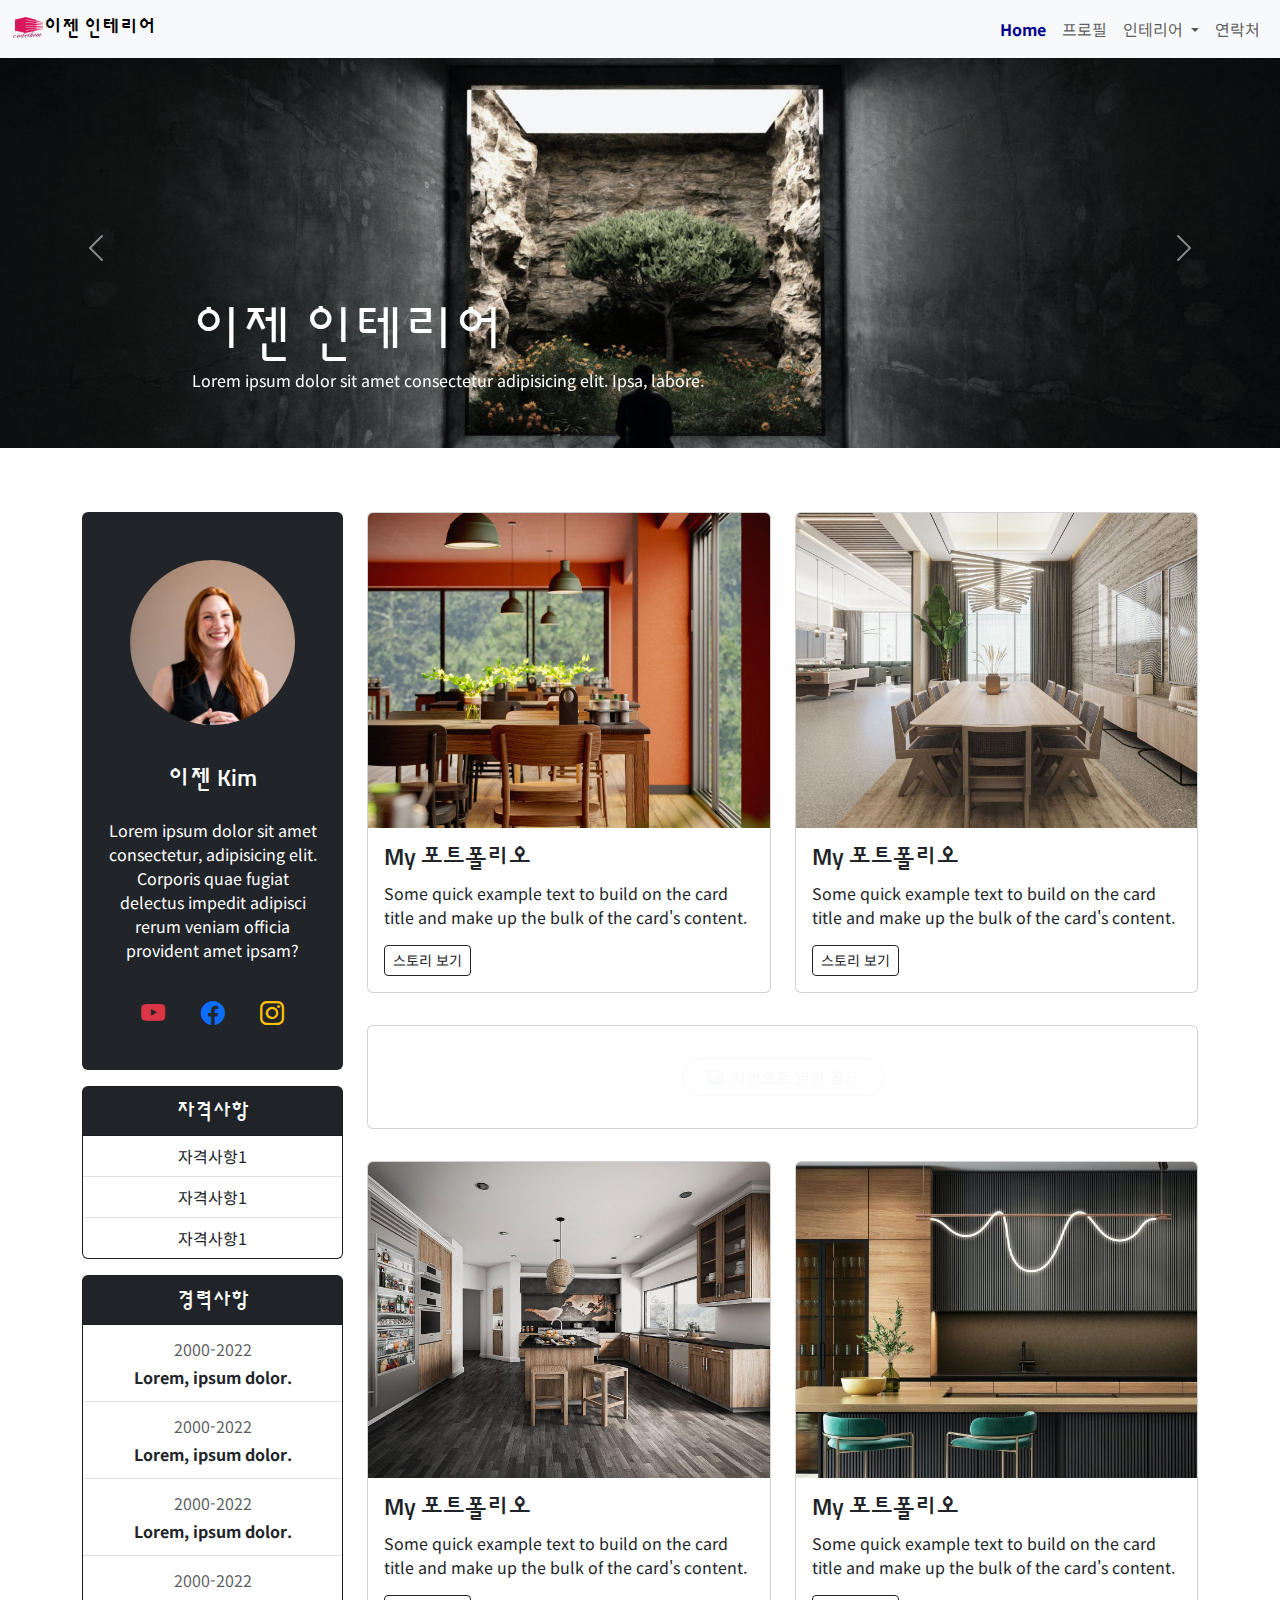
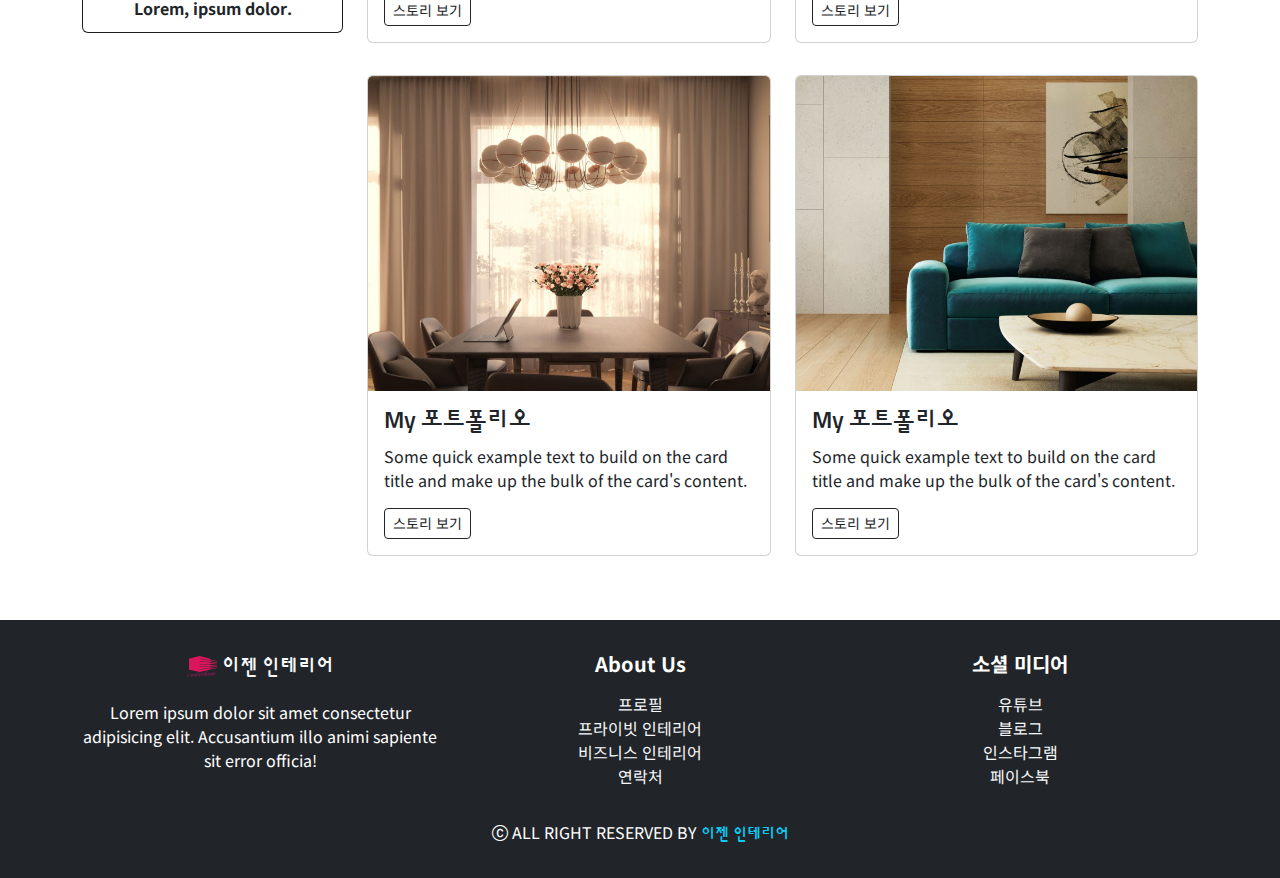
<file: index.html>
<!DOCTYPE html>
<html lang="ko">
<head>
    <meta charset="UTF-8">
    <meta name="viewport" content="width=device-width, initial-scale=1.0">
    <title>이젠 인테리어</title>
    <link rel="stylesheet" href="./css/bootstrap.css">
    <link rel="stylesheet" href="https://cdn.jsdelivr.net/npm/bootstrap-icons@1.10.5/font/bootstrap-icons.css">
    <link rel="stylesheet" href="./css/style.css">
</head>
<body>
    <!-- 내비게이션 영역 시작 -->
    <nav class="navbar navbar-expand-md bg-light fixed-top">
        <div class="container-fluid">
          <a class="logo-font navbar-brand" href="index.html"><img src="./images/logo.png" alt="로고">이젠 인테리어</a>
          <button class="navbar-toggler" type="button" data-bs-toggle="collapse" data-bs-target="#menubar" aria-controls="menubar" aria-expanded="false" aria-label="Toggle navigation">
            <span class="navbar-toggler-icon"></span>
          </button>
          <div class="collapse navbar-collapse" id="menubar">
            <ul class="navbar-nav ms-auto mb-2 mb-md-0">
              <li class="nav-item">
                <a class="nav-link active" aria-current="page" href="index.html">Home</a>
              </li>
              <li class="nav-item">
                <a class="nav-link" href="profile.html">프로필</a>
              </li>
              <li class="nav-item dropdown">
                <a class="nav-link dropdown-toggle" href="#" role="button" data-bs-toggle="dropdown" aria-expanded="false">
                  인테리어
                </a>
                <ul class="dropdown-menu">
                  <li><a class="dropdown-item" href="private-interior.html">개인 공간</a></li>
                  <li><a class="dropdown-item" href="business-interior.html">비즈니스 공간</a></li>
                </ul>
              </li>
              <li class="nav-item">
                <a class="nav-link" href="contact.html">연락처</a>
              </li>
            </ul>
          </div>
        </div>
      </nav>
    <!-- 내비게이션 영역 끝 -->
    <!-- 헤더 영역 시작 -->
    <div id="headerCarousel" class="mt-5 carousel slide carousel-fade">
        <div class="carousel-inner">
          <div class="carousel-item active">
            <img src="./images/header1.jpg" class="d-block w-100" alt="인테리어 사진">
            <div class="carousel-caption text-md-start">
                <h1 class="display-4 mb-0">이젠 인테리어</h1>
                <p class="d-none d-sm-block">Lorem ipsum dolor sit amet consectetur adipisicing elit. Ipsa, labore.</p>
            </div>
          </div>
          <div class="carousel-item">
            <img src="./images/header2.jpg" class="d-block w-100" alt="인테리어 사진">
            <div class="carousel-caption text-md-start">
                <h1 class="display-4 mb-0">이젠 인테리어</h1>
                <p class="d-none d-sm-block">Lorem ipsum dolor sit amet consectetur adipisicing elit. Ipsa, labore.</p>
            </div>
          </div>
          <div class="carousel-item">
            <img src="./images/header3.jpg" class="d-block w-100" alt="인테리어 사진">
            <div class="carousel-caption text-md-start">
                <h1 class="display-4 mb-0">이젠 인테리어</h1>
                <p class="d-none d-sm-block">Lorem ipsum dolor sit amet consectetur adipisicing elit. Ipsa, labore.</p>
            </div>
          </div>
          <div class="carousel-item">
            <img src="./images/header4.jpg" class="d-block w-100" alt="인테리어 사진">
            <div class="carousel-caption text-md-start">
                <h1 class="display-4 mb-0">이젠 인테리어</h1>
                <p class="d-none d-sm-block">Lorem ipsum dolor sit amet consectetur adipisicing elit. Ipsa, labore.</p>
            </div>
          </div>
          <div class="carousel-item">
            <img src="./images/header5.jpg" class="d-block w-100" alt="인테리어 사진">
            <div class="carousel-caption text-md-start">
                <h1 class="display-4 mb-0">이젠 인테리어</h1>
                <p class="d-none d-sm-block">Lorem ipsum dolor sit amet consectetur adipisicing elit. Ipsa, labore.</p>
            </div>
          </div>
        </div>
        <button class="carousel-control-prev" type="button" data-bs-target="#headerCarousel" data-bs-slide="prev">
          <span class="carousel-control-prev-icon" aria-hidden="true"></span>
          <span class="visually-hidden">Previous</span>
        </button>
        <button class="carousel-control-next" type="button" data-bs-target="#headerCarousel" data-bs-slide="next">
          <span class="carousel-control-next-icon" aria-hidden="true"></span>
          <span class="visually-hidden">Next</span>
        </button>
      </div>
    <!-- 헤더 영역 끝 -->
   <!-- 메인 섹션 시작 -->
    <main class="container my-5">
        <div class="row">
            <!-- 프로필 바 섹션 -->
            <section class="col-md-5 col-lg-3">
                <div class="bg-dark text-white text-center my-3 p-4 rounded">
                    <img src="images/main-profile.jpg" alt="프로필 사진" class="img-fluid rounded-circle p-4">
                    <h2 class="fs-4 py-3">이젠 Kim</h2>
                    <p>Lorem ipsum dolor sit amet consectetur, adipisicing elit. Corporis quae fugiat delectus impedit
                        adipisci rerum veniam officia provident amet ipsam?</p>
                    <div class="d-flex justify-content-evenly fs-4 py-3">
                        <a href="https://www.youtube.com" target="_blank"
                            class="link-danger" aria-label="유튜브"><i class="bi bi-youtube"></i></a>
                        <a href="#" aria-label="페이스북"><i class="bi bi-facebook"></i></a>
                        <a href="#" class="link-warning" aria-label="인스타그램"><i class="bi bi-instagram"></i></a>
                    </div>
                </div>
                <!-- 자격사항 리스트 -->
                <div class="card bg-dark text-white text-center">
                    <div class="card-header">
                      <h3 class="fs-5 m-1">자격사항</h3>
                    </div>
                    <ul class="list-group list-group-flush">
                        <li class="list-group-item">자격사항1</li>
                        <li class="list-group-item">자격사항1</li>
                        <li class="list-group-item">자격사항1</li>
                    </ul>
                </div>
                <!-- 경력사항 리스트 -->
                <div class="card mt-3 bg-dark text-white text-center">
                    <div class="card-header">
                        <h3 class="fs-5 m-1">경력사항</h3>
                    </div>
                    <ul class="list-group list-group-flush">
                        <li class="list-group-item">
                            <p class="text-muted m-1">2000-2022</p>
                            <p class="m-1 fw-bold">Lorem, ipsum dolor.</p>
                        </li>
                        <li class="list-group-item">
                            <p class="text-muted m-1">2000-2022</p>
                            <p class="m-1 fw-bold">Lorem, ipsum dolor.</p>
                        </li>
                        <li class="list-group-item">
                            <p class="text-muted m-1">2000-2022</p>
                            <p class="m-1 fw-bold">Lorem, ipsum dolor.</p>
                        </li>
                        <li class="list-group-item">
                            <p class="text-muted m-1">2000-2022</p>
                            <p class="m-1 fw-bold">Lorem, ipsum dolor.</p>
                        </li>
                    </ul>
                </div>
            </section>
            <!-- 프로필 바 섹션 끝 -->
            <!-- 포트폴리오 섹션 시작-->
            <section class="col-md-7 col-lg-9">
                <div class="row">
                    <div class="col-lg-6 py-3">
                        <div class="card">
                                <div class="overflow-hidden">
                                    <img src="images/gallery1.jpg" class="card-img-top" alt="포트폴리오 사진">
                                </div>
                            <div class="card-body">
                                <h4 class="card-title">My 포트폴리오</h4>
                                <p class="card-text">Some quick example text to build on the card title and make up the
                                    bulk of the card's content.</p>
                                <a href="#" class="btn btn-outline-dark btn-sm">스토리 보기</a>
                            </div>
                        </div>
                    </div>
                    <div class="col-lg-6 py-3">
                        <div class="card">
                            <div class="overflow-hidden">
                                <img src="images/gallery2.jpg" class="card-img-top" alt="포트폴리오 사진">
                            </div>    
                            <div class="card-body">
                                <h4 class="card-title">My 포트폴리오</h4>
                                <p class="card-text">Some quick example text to build on the card title and make up the
                                    bulk of the card's content.</p>
                                <a href="#" class="btn btn-outline-dark btn-sm">스토리 보기</a>
                            </div>
                        </div>
                    </div>
                    <div class="col-12 py-3">
                        <div  class="banner card text-center p-3">
                            <div class="card-body">
                                <!-- Button trigger modal -->
                                <button type="button" class="btn btn-outline-light px-4 rounded-pill"
                                data-bs-toggle="modal" data-bs-target="#portfolio-Modal">
                                <i class="bi bi-image me-1"></i> 자연으로 열린 공간
                                </button>
                                <!-- Modal -->
                                <div class="modal fade" id="portfolio-Modal" tabindex="-1" data-bs-backdrop="static"
                                    data-bs-keyboard="false" aria-labelledby="portfolioModalLabel" aria-hidden="true">
                                    <div class="modal-dialog">
                                        <div class="modal-content">
                                            <div class="modal-header">
                                                <h1 class="modal-title fs-5" id="portfolioModalLabel">자연으로 열린 공간</h1>
                                                <button type="button" class="btn-close" data-bs-dismiss="modal"
                                                    aria-label="Close"></button>
                                            </div>
                                            <div class="modal-body">
                                                <h2>Lorem ipsum dolor sit amet.</h2>
                                                <p>Lorem ipsum dolor sit, amet consectetur adipisicing elit. Optio autem
                                                    iusto, corporis dolor eligendi sed.</p>
                                                <img src="images/modal-img.jpg" alt="열린 공간" class="img-fluid">
                                                <p>Lorem ipsum dolor sit amet consectetur adipisicing elit. Perferendis
                                                    omnis tenetur cumque minima voluptas sint dolor totam. Sequi, fugit
                                                    error?</p>
                                            </div>
                                            <div class="modal-footer">
                                                <button type="button" class="btn btn-outline-dark btn-sm"
                                                    data-bs-dismiss="modal">닫기</button>
                                                <a href="#" class="btn btn-outline-danger btn-sm">뉴스 기사 보기</a>
                                            </div>
                                        </div>
                                    </div>
                                </div>
                            </div>
                        </div>
                    </div>
                    <div class="col-lg-6 py-3">
                        <div class="card">
                            <div class="overflow-hidden">
                                <img src="images/gallery3.jpg" class="card-img-top" alt="포트폴리오 사진">
                            </div>
                            <div class="card-body">
                                <h4 class="card-title">My 포트폴리오</h4>
                                <p class="card-text">Some quick example text to build on the card title and make up the
                                    bulk of the card's content.</p>
                                <a href="#" class="btn btn-outline-dark btn-sm">스토리 보기</a>
                            </div>
                        </div>
                    </div>
                    <div class="col-lg-6 py-3">
                        <div class="card">
                            <div class="overflow-hidden">
                                <img src="images/gallery4.jpg" class="card-img-top" alt="포트폴리오 사진">
                            </div>
                            <div class="card-body">
                                <h4 class="card-title">My 포트폴리오</h4>
                                <p class="card-text">Some quick example text to build on the card title and make up the
                                    bulk of the card's content.</p>
                                <a href="#" class="btn btn-outline-dark btn-sm">스토리 보기</a>
                            </div>
                        </div>
                    </div>
                    <div class="col-lg-6 py-3">
                        <div class="card">
                            <div class="overflow-hidden">
                                <img src="images/gallery5.jpg" class="card-img-top" alt="포트폴리오 사진">
                            </div>
                            <div class="card-body">
                                <h4 class="card-title">My 포트폴리오</h4>
                                <p class="card-text">Some quick example text to build on the card title and make up the
                                    bulk of the card's content.</p>
                                <a href="#" class="btn btn-outline-dark btn-sm">스토리 보기</a>
                            </div>
                        </div>
                    </div>
                    <div class="col-lg-6 py-3">
                        <div class="card">
                            <div class="overflow-hidden">
                                <img src="images/gallery6.jpg" class="card-img-top" alt="포트폴리오 사진">
                            </div>
                            <div class="card-body">
                                <h4 class="card-title">My 포트폴리오</h4>
                                <p class="card-text">Some quick example text to build on the card title and make up the
                                    bulk of the card's content.</p>
                                <a href="#" class="btn btn-outline-dark btn-sm">스토리 보기</a>
                            </div>
                        </div>
                    </div>
                </div>
            </section>
            <!-- 포트폴리오 섹션 끝-->
        </div>
    </main>
   <!-- 메인 섹션 끝 -->
    <!-- 풋터 영역 시작 -->
    <footer class="bg-dark text-white text-center py-3">
        <div class="container">
            <div class="row">
                <div class="col-md-4">
                    <h5 class="my-3">
                        <a href="index.html" class="logo-font link-light text-decoration-none fs-5">
                            <img src="images/logo.png" alt="로고">
                            이젠 인테리어
                        </a>
                    </h5>
                    <p>Lorem ipsum dolor sit amet consectetur adipisicing elit. Accusantium illo animi sapiente sit
                        error officia!</p>
                </div>
                <div class="col-md-4">
                    <h5 class="fw-bold my-3">About Us</h5>
                    <ul class="list-unstyled">
                        <li><a href="profile.html" class="link-light text-decoration-none">프로필</a></li>
                        <li><a href="private-interior.html" class="link-light text-decoration-none">프라이빗 인테리어</a></li>
                        <li><a href="business-interior.html" class="link-light text-decoration-none">비즈니스 인테리어</a></li>
                        <li><a href="contact.html" class="link-light text-decoration-none">연락처</a></li>
                    </ul>
                </div>
                <div class="col-md-4">
                    <h5 class="fw-bold my-3">소셜 미디어</h5>
                    <ul class="list-unstyled">
                        <li><a href="#" class="link-light text-decoration-none">유튜브</a></li>
                        <li><a href="#" class="link-light text-decoration-none">블로그</a></li>
                        <li><a href="#" class="link-light text-decoration-none">인스타그램</a></li>
                        <li><a href="#" class="link-light text-decoration-none">페이스북</a></li>
                    </ul>
                </div>
            </div>
            <p class="my-3"><i class="bi bi-c-circle"></i> ALL RIGHT RESERVED BY <span class="logo-font text-info">이젠
                인테리어</span></p>
        </div>
    </footer>
    <!-- 풋터 영역 끝 -->
    <script src="./js/bootstrap.bundle.min.js"></script>
</body>
</html>
</file>
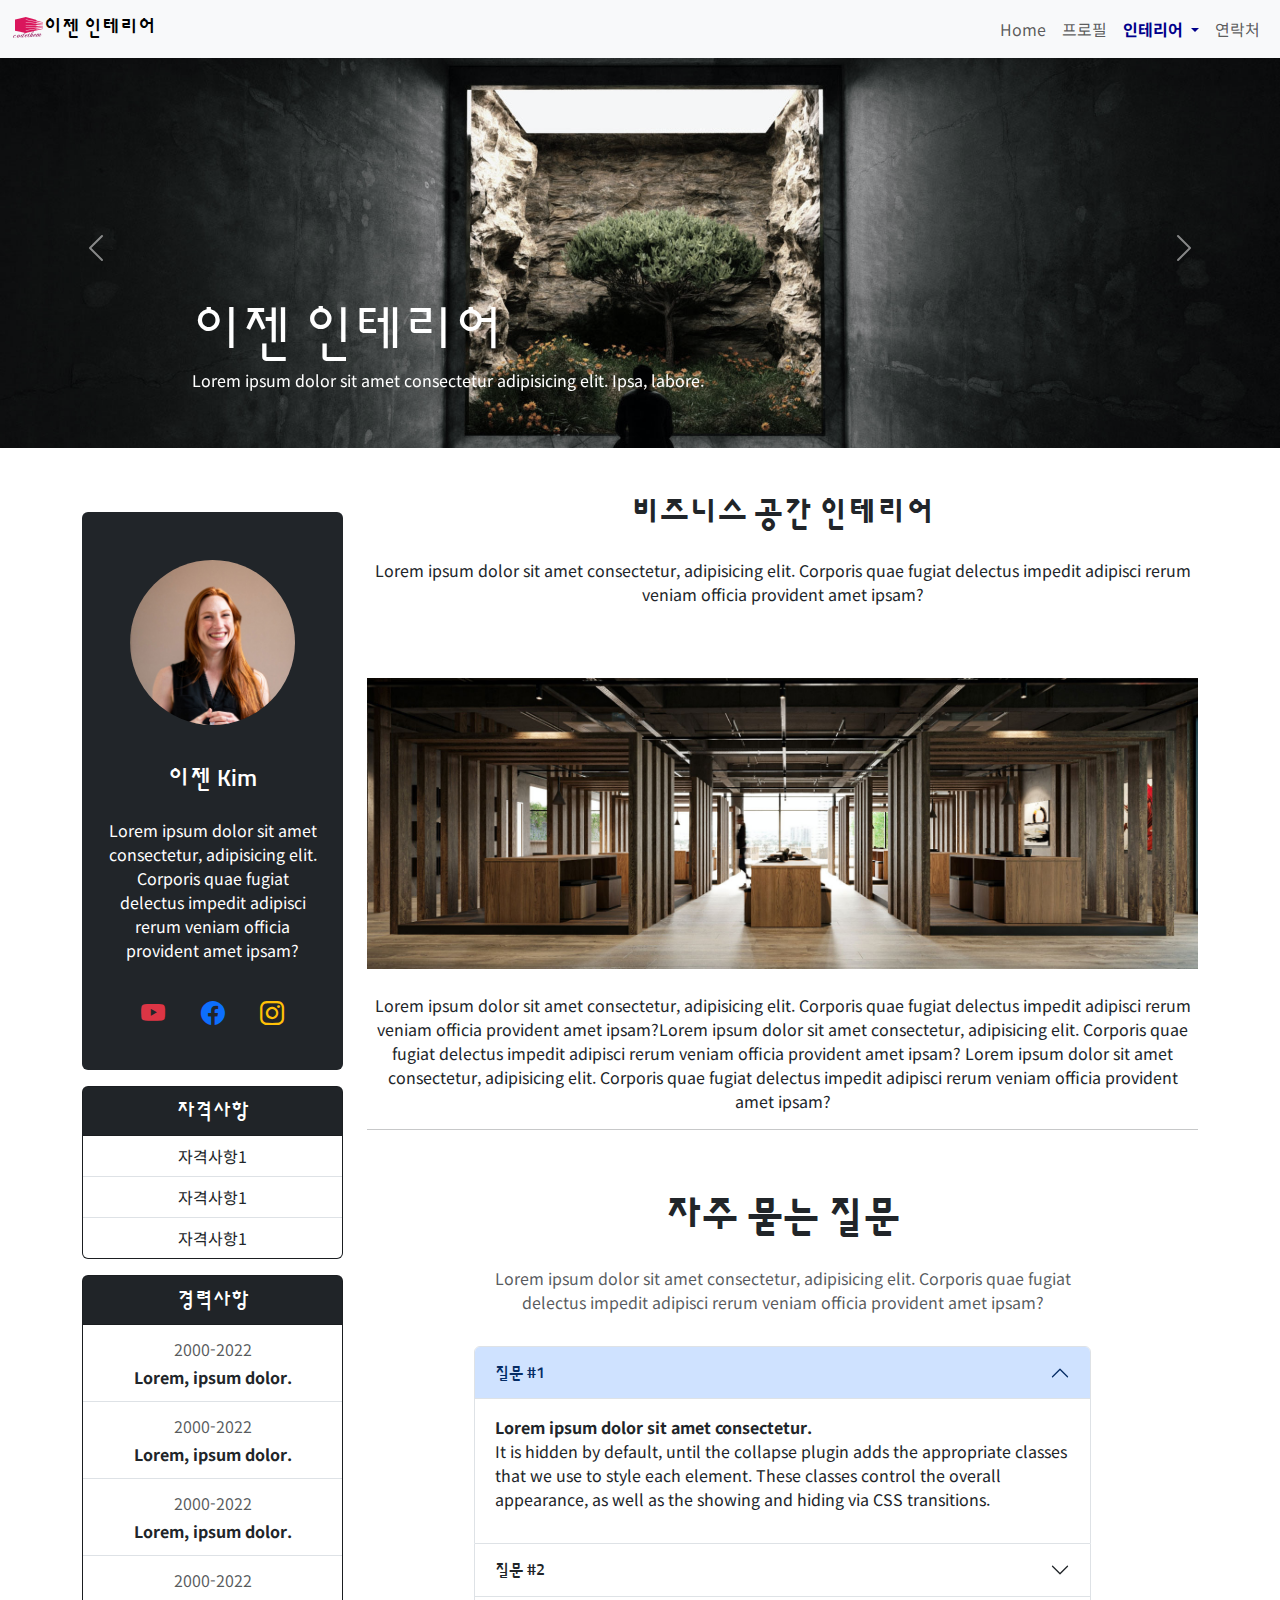
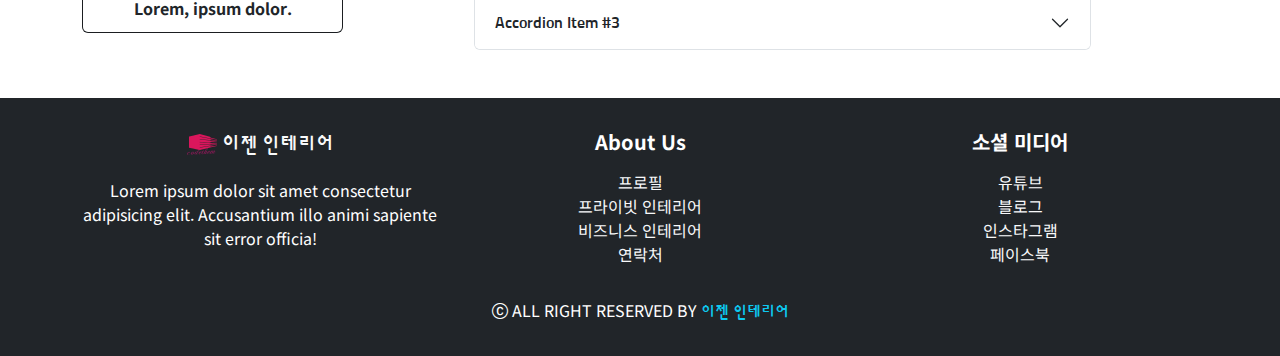
<file: business-interior.html>
<!DOCTYPE html>
<html lang="ko">
<head>
    <meta charset="UTF-8">
    <meta name="viewport" content="width=device-width, initial-scale=1.0">
    <title>이젠 인테리어</title>
    <link rel="stylesheet" href="./css/bootstrap.css">
    <link rel="stylesheet" href="https://cdn.jsdelivr.net/npm/bootstrap-icons@1.10.5/font/bootstrap-icons.css">
    <link rel="stylesheet" href="./css/style.css">
</head>
<body>
    <!-- 내비게이션 영역 시작 -->
    <nav class="navbar navbar-expand-md bg-light fixed-top">
        <div class="container-fluid">
          <a class="logo-font navbar-brand" href="index.html"><img src="./images/logo.png" alt="로고">이젠 인테리어</a>
          <button class="navbar-toggler" type="button" data-bs-toggle="collapse" data-bs-target="#menubar" aria-controls="menubar" aria-expanded="false" aria-label="Toggle navigation">
            <span class="navbar-toggler-icon"></span>
          </button>
          <div class="collapse navbar-collapse" id="menubar">
            <ul class="navbar-nav ms-auto mb-2 mb-md-0">
              <li class="nav-item">
                <a class="nav-link" aria-current="page" href="index.html">Home</a>
              </li>
              <li class="nav-item">
                <a class="nav-link" href="profile.html">프로필</a>
              </li>
              <li class="nav-item dropdown">
                <a class="nav-link dropdown-toggle active" href="#" role="button" data-bs-toggle="dropdown" aria-expanded="false">
                  인테리어
                </a>
                <ul class="dropdown-menu">
                  <li><a class="dropdown-item" href="private-interior.html">개인 공간</a></li>
                  <li><a class="dropdown-item active" href="business-interior.html">비즈니스 공간</a></li>
                </ul>
              </li>
              <li class="nav-item">
                <a class="nav-link" href="contact.html">연락처</a>
              </li>
            </ul>
          </div>
        </div>
      </nav>
    <!-- 내비게이션 영역 끝 -->
    <!-- 헤더 영역 시작 -->
    <div id="headerCarousel" class="mt-5 carousel slide carousel-fade">
        <div class="carousel-inner">
          <div class="carousel-item active">
            <img src="./images/header1.jpg" class="d-block w-100" alt="인테리어 사진">
            <div class="carousel-caption text-md-start">
                <h1 class="display-4 mb-0">이젠 인테리어</h1>
                <p class="d-none d-sm-block">Lorem ipsum dolor sit amet consectetur adipisicing elit. Ipsa, labore.</p>
            </div>
          </div>
          <div class="carousel-item">
            <img src="./images/header2.jpg" class="d-block w-100" alt="인테리어 사진">
            <div class="carousel-caption text-md-start">
                <h1 class="display-4 mb-0">이젠 인테리어</h1>
                <p class="d-none d-sm-block">Lorem ipsum dolor sit amet consectetur adipisicing elit. Ipsa, labore.</p>
            </div>
          </div>
          <div class="carousel-item">
            <img src="./images/header3.jpg" class="d-block w-100" alt="인테리어 사진">
            <div class="carousel-caption text-md-start">
                <h1 class="display-4 mb-0">이젠 인테리어</h1>
                <p class="d-none d-sm-block">Lorem ipsum dolor sit amet consectetur adipisicing elit. Ipsa, labore.</p>
            </div>
          </div>
          <div class="carousel-item">
            <img src="./images/header4.jpg" class="d-block w-100" alt="인테리어 사진">
            <div class="carousel-caption text-md-start">
                <h1 class="display-4 mb-0">이젠 인테리어</h1>
                <p class="d-none d-sm-block">Lorem ipsum dolor sit amet consectetur adipisicing elit. Ipsa, labore.</p>
            </div>
          </div>
          <div class="carousel-item">
            <img src="./images/header5.jpg" class="d-block w-100" alt="인테리어 사진">
            <div class="carousel-caption text-md-start">
                <h1 class="display-4 mb-0">이젠 인테리어</h1>
                <p class="d-none d-sm-block">Lorem ipsum dolor sit amet consectetur adipisicing elit. Ipsa, labore.</p>
            </div>
          </div>
        </div>
        <button class="carousel-control-prev" type="button" data-bs-target="#headerCarousel" data-bs-slide="prev">
          <span class="carousel-control-prev-icon" aria-hidden="true"></span>
          <span class="visually-hidden">Previous</span>
        </button>
        <button class="carousel-control-next" type="button" data-bs-target="#headerCarousel" data-bs-slide="next">
          <span class="carousel-control-next-icon" aria-hidden="true"></span>
          <span class="visually-hidden">Next</span>
        </button>
      </div>
    <!-- 헤더 영역 끝 -->
   <!-- 메인 섹션 시작 -->
    <main class="container my-5">
        <div class="row">
            <!-- 프로필 바 섹션 -->
            <section class="col-md-5 col-lg-3 order-2 order-md-1">
                <div class="bg-dark text-white text-center my-3 p-4 rounded">
                    <img src="images/main-profile.jpg" alt="프로필 사진" class="img-fluid rounded-circle p-4">
                    <h2 class="fs-4 py-3">이젠 Kim</h2>
                    <p>Lorem ipsum dolor sit amet consectetur, adipisicing elit. Corporis quae fugiat delectus impedit
                        adipisci rerum veniam officia provident amet ipsam?</p>
                    <div class="d-flex justify-content-evenly fs-4 py-3">
                        <a href="https://www.youtube.com" target="_blank"
                            class="link-danger" aria-label="유튜브"><i class="bi bi-youtube"></i></a>
                        <a href="#" aria-label="페이스북"><i class="bi bi-facebook"></i></a>
                        <a href="#" class="link-warning" aria-label="인스타그램"><i class="bi bi-instagram"></i></a>
                    </div>
                </div>
                <!-- 자격사항 리스트 -->
                <div class="card bg-dark text-white text-center">
                    <div class="card-header">
                      <h3 class="fs-5 m-1">자격사항</h3>
                    </div>
                    <ul class="list-group list-group-flush">
                        <li class="list-group-item">자격사항1</li>
                        <li class="list-group-item">자격사항1</li>
                        <li class="list-group-item">자격사항1</li>
                    </ul>
                </div>
                <!-- 경력사항 리스트 -->
                <div class="card mt-3 bg-dark text-white text-center">
                    <div class="card-header">
                        <h3 class="fs-5 m-1">경력사항</h3>
                    </div>
                    <ul class="list-group list-group-flush">
                        <li class="list-group-item">
                            <p class="text-muted m-1">2000-2022</p>
                            <p class="m-1 fw-bold">Lorem, ipsum dolor.</p>
                        </li>
                        <li class="list-group-item">
                            <p class="text-muted m-1">2000-2022</p>
                            <p class="m-1 fw-bold">Lorem, ipsum dolor.</p>
                        </li>
                        <li class="list-group-item">
                            <p class="text-muted m-1">2000-2022</p>
                            <p class="m-1 fw-bold">Lorem, ipsum dolor.</p>
                        </li>
                        <li class="list-group-item">
                            <p class="text-muted m-1">2000-2022</p>
                            <p class="m-1 fw-bold">Lorem, ipsum dolor.</p>
                        </li>
                    </ul>
                </div>
            </section>
            <!-- 프로필 바 섹션 끝 -->
            <!-- 비즈니스 섹션 시작-->
            <section class="col-md-7 col-lg-9 order-1 order-md-2">
              <!-- 비즈니스 공간 섹션 시작 -->
               <section class = "text-center">
                <h2 class="fw-bold">비즈니스 공간 인테리어</h2>
                <p class="my-4">Lorem ipsum dolor sit amet consectetur, adipisicing elit. Corporis quae fugiat delectus impedit
                  adipisci rerum veniam officia provident amet ipsam?</p>
                <br>
                <img class="img-fluid my-4" src="./images/business.jpg" alt="비즈니스 공간">
                
                <p>Lorem ipsum dolor sit amet consectetur, adipisicing elit. Corporis quae fugiat delectus impedit
                  adipisci rerum veniam officia provident amet ipsam?Lorem ipsum dolor sit amet consectetur, adipisicing elit. Corporis quae fugiat delectus impedit
                  adipisci rerum veniam officia provident amet ipsam? Lorem ipsum dolor sit amet consectetur, adipisicing elit. Corporis quae fugiat delectus impedit
                  adipisci rerum veniam officia provident amet ipsam?</p>
               </section>
               <!-- 비즈니스 공간 소개 섹션 끝 -->
               <hr>
               <!-- 자주 묻는 질문 섹션 시작 -->
               <section class="text-center row">
                <div class="col-lg-9 mx-auto">
                  <div class = "text-center pt-5 pb-3">
                    <h2 class="fs-1 fw-bold pb-3">자주 묻는 질문</h2>
                    <p class="text-muted">Lorem ipsum dolor sit amet consectetur, adipisicing elit. Corporis quae fugiat delectus impedit
                    adipisci rerum veniam officia provident amet ipsam?</p>
                  </div>

                <!-- 아코디언 시작 -->
                  <div class="accordion text-start" id="accordionExample">
                    <div class="accordion-item">
                      <h2 class="accordion-header">
                        <button class="accordion-button" type="button" data-bs-toggle="collapse" data-bs-target="#collapseOne" aria-expanded="false" aria-controls="collapseOne">
                          질문 #1
                        </button>
                      </h2>
                      <div id="collapseOne" class="accordion-collapse collapse show" data-bs-parent="#accordionExample">
                        <div class="accordion-body">
                          <strong>Lorem ipsum dolor sit amet consectetur.</strong> 
                          <p>It is hidden by default, until the collapse plugin adds the appropriate classes that we use to style each element. These classes control the overall appearance, as well as the showing and hiding via CSS transitions.</p>
                        </div>
                      </div>
                    </div>
                    <div class="accordion-item">
                      <h2 class="accordion-header">
                        <button class="accordion-button collapsed" type="button" data-bs-toggle="collapse" data-bs-target="#collapseTwo" aria-expanded="false" aria-controls="collapseTwo">
                          질문 #2
                        </button>
                      </h2>
                      <div id="collapseTwo" class="accordion-collapse collapse" data-bs-parent="#accordionExample">
                        <div class="accordion-body">
                          <strong>This is the second item's accordion body.</strong> 
                          <p>It is hidden by default, until the collapse plugin adds the appropriate classes that we use to style each element. These classes control the overall appearance, as well as the showing and hiding via CSS transitions.</p>
                        </div>
                      </div>
                    </div>
                    <div class="accordion-item">
                      <h2 class="accordion-header">
                        <button class="accordion-button collapsed" type="button" data-bs-toggle="collapse" data-bs-target="#collapseThree" aria-expanded="false" aria-controls="collapseThree">
                          Accordion Item #3
                        </button>
                      </h2>
                      <div id="collapseThree" class="accordion-collapse collapse">
                        <div class="accordion-body">
                          <h4><strong>Lorem ipsum dolor sit amet consectetur.</strong></h4>
                          <p> It is hidden by default, until the collapse plugin adds the appropriate classes that we use to style each element. These classes control the overall appearance, as well as the showing and hiding via CSS transitions.</p>
                          <h4><strong>You can modify any of this with custom CSS !</strong></h4>
                          <p> It is hidden by default, until the collapse plugin adds the appropriate classes that we use to style each element. These classes control the overall appearance, as well as the showing and hiding via CSS transitions.</p>
                        </div>
                      </div>
                    </div>
                  </div>
                <!-- 아코디언 끝 -->

                </div>  
               </section>
               <!-- 자주 묻는 질문 섹션 끝 -->
            </section>
            <!-- 비즈니스 섹션 끝-->
        </div>
    </main>
   <!-- 메인 섹션 끝 -->
    <!-- 풋터 영역 시작 -->
    <footer class="bg-dark text-white text-center py-3">
        <div class="container">
            <div class="row">
                <div class="col-md-4">
                    <a href="index.html" class="logo-font link-light text-decoration-none fs-5">
                        <img src="images/logo.png" alt="로고" class="my-3">
                        이젠 인테리어
                    </a>
                    <p>Lorem ipsum dolor sit amet consectetur adipisicing elit. Accusantium illo animi sapiente sit
                        error officia!</p>
                </div>
                <div class="col-md-4">
                    <h5 class="fw-bold my-3">About Us</h5>
                    <ul class="list-unstyled">
                        <li><a href="profile.html" class="link-light text-decoration-none">프로필</a></li>
                        <li><a href="private-interior.html" class="link-light text-decoration-none">프라이빗 인테리어</a></li>
                        <li><a href="business-interior.html" class="link-light text-decoration-none">비즈니스 인테리어</a></li>
                        <li><a href="contact.html" class="link-light text-decoration-none">연락처</a></li>
                    </ul>
                </div>
                <div class="col-md-4">
                    <h5 class="fw-bold my-3">소셜 미디어</h5>
                    <ul class="list-unstyled">
                        <li><a href="#" class="link-light text-decoration-none">유튜브</a></li>
                        <li><a href="#" class="link-light text-decoration-none">블로그</a></li>
                        <li><a href="#" class="link-light text-decoration-none">인스타그램</a></li>
                        <li><a href="#" class="link-light text-decoration-none">페이스북</a></li>
                    </ul>
                </div>
            </div>
            <p class="my-3"><i class="bi bi-c-circle"></i> ALL RIGHT RESERVED BY <span class="logo-font text-info">이젠
                인테리어</span></p>
        </div>
    </footer>
    <!-- 풋터 영역 끝 -->
    <script src="./js/bootstrap.bundle.min.js"></script>
</body>
</html>
</file>
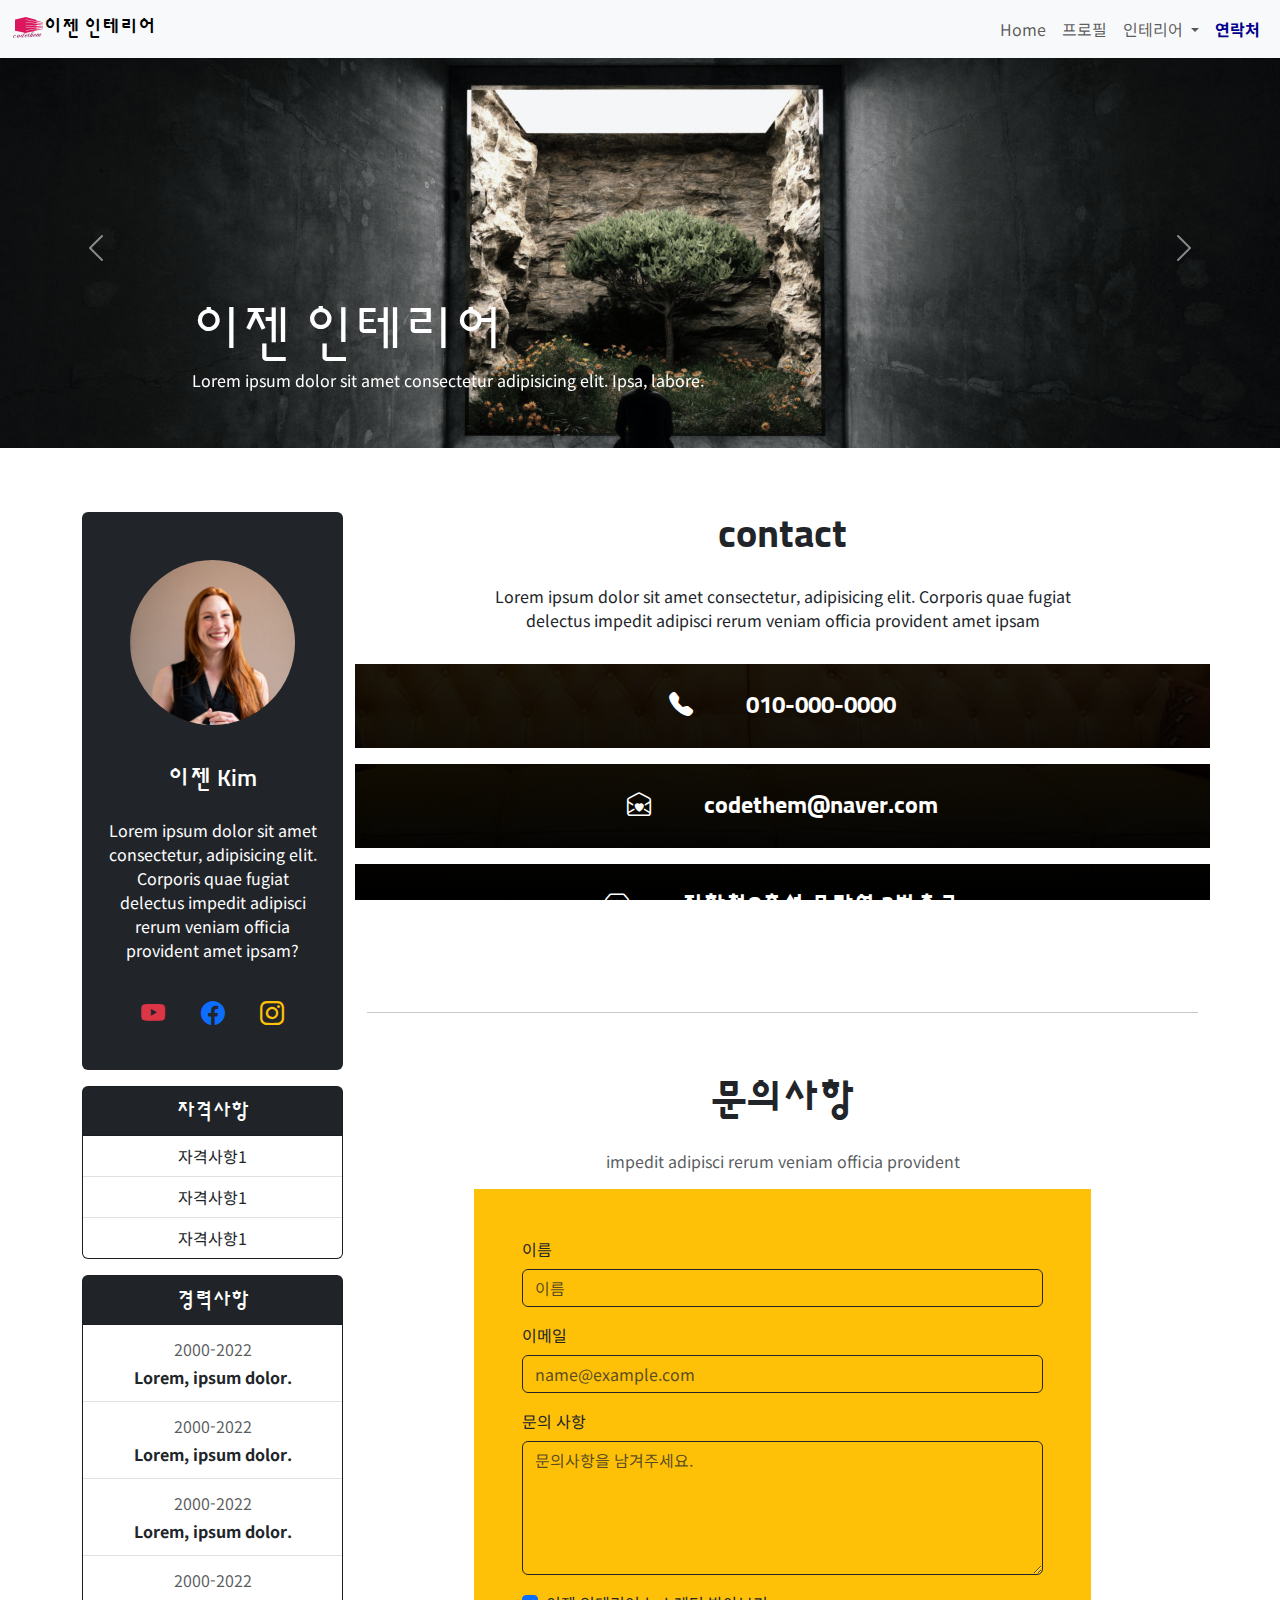
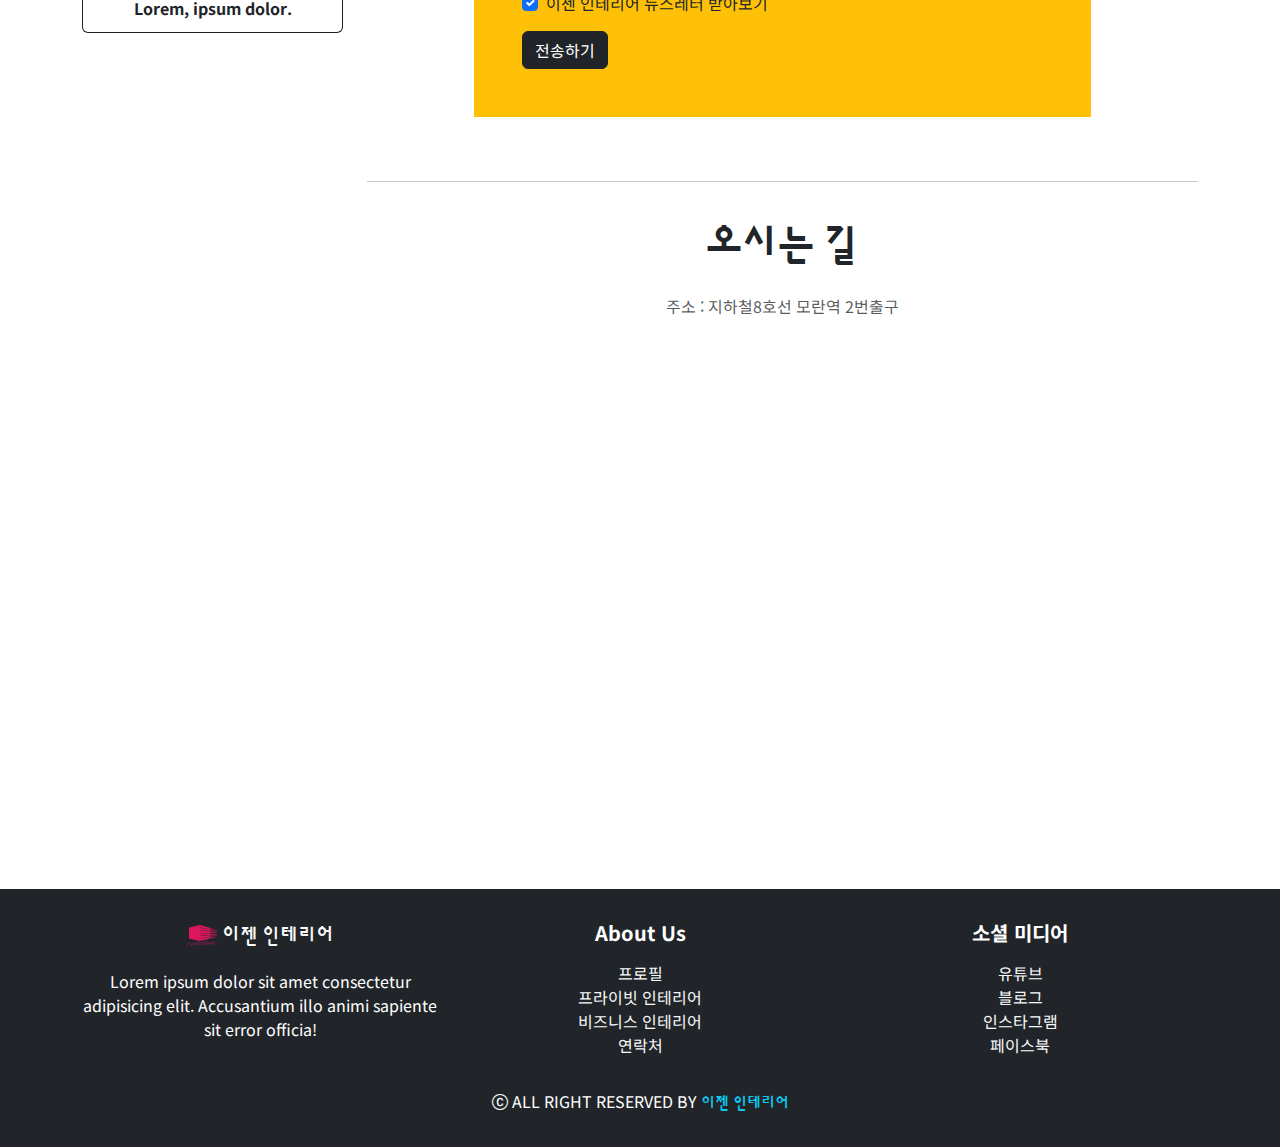
<file: contact.html>
<!DOCTYPE html>
<html lang="ko">
<head>
    <meta charset="UTF-8">
    <meta name="viewport" content="width=device-width, initial-scale=1.0">
    <title>이젠 인테리어</title>
    <link rel="stylesheet" href="./css/bootstrap.css">
    <link rel="stylesheet" href="https://cdn.jsdelivr.net/npm/bootstrap-icons@1.10.5/font/bootstrap-icons.css">
    <link rel="stylesheet" href="./css/style.css">
</head>
<body>
    <!-- 내비게이션 영역 시작 -->
    <nav class="navbar navbar-expand-md bg-light fixed-top">
        <div class="container-fluid">
          <a class="logo-font navbar-brand" href="index.html"><img src="./images/logo.png" alt="로고">이젠 인테리어</a>
          <button class="navbar-toggler" type="button" data-bs-toggle="collapse" data-bs-target="#menubar" aria-controls="menubar" aria-expanded="false" aria-label="Toggle navigation">
            <span class="navbar-toggler-icon"></span>
          </button>
          <div class="collapse navbar-collapse" id="menubar">
            <ul class="navbar-nav ms-auto mb-2 mb-md-0">
              <li class="nav-item">
                <a class="nav-link" aria-current="page" href="index.html">Home</a>
              </li>
              <li class="nav-item">
                <a class="nav-link" href="profile.html">프로필</a>
              </li>
              <li class="nav-item dropdown">
                <a class="nav-link dropdown-toggle" href="#" role="button" data-bs-toggle="dropdown" aria-expanded="false">
                  인테리어
                </a>
                <ul class="dropdown-menu">
                  <li><a class="dropdown-item" href="private-interior.html">개인 공간</a></li>
                  <li><a class="dropdown-item" href="business-interior.html">비즈니스 공간</a></li>
                </ul>
              </li>
              <li class="nav-item">
                <a class="nav-link active" href="contact.html">연락처</a>
              </li>
            </ul>
          </div>
        </div>
      </nav>
    <!-- 내비게이션 영역 끝 -->
    <!-- 헤더 영역 시작 -->
    <div id="headerCarousel" class="mt-5 carousel slide carousel-fade">
        <div class="carousel-inner">
          <div class="carousel-item active">
            <img src="./images/header1.jpg" class="d-block w-100" alt="인테리어 사진">
            <div class="carousel-caption text-md-start">
                <h1 class="display-4 mb-0">이젠 인테리어</h1>
                <p class="d-none d-sm-block">Lorem ipsum dolor sit amet consectetur adipisicing elit. Ipsa, labore.</p>
            </div>
          </div>
          <div class="carousel-item">
            <img src="./images/header2.jpg" class="d-block w-100" alt="인테리어 사진">
            <div class="carousel-caption text-md-start">
                <h1 class="display-4 mb-0">이젠 인테리어</h1>
                <p class="d-none d-sm-block">Lorem ipsum dolor sit amet consectetur adipisicing elit. Ipsa, labore.</p>
            </div>
          </div>
          <div class="carousel-item">
            <img src="./images/header3.jpg" class="d-block w-100" alt="인테리어 사진">
            <div class="carousel-caption text-md-start">
                <h1 class="display-4 mb-0">이젠 인테리어</h1>
                <p class="d-none d-sm-block">Lorem ipsum dolor sit amet consectetur adipisicing elit. Ipsa, labore.</p>
            </div>
          </div>
          <div class="carousel-item">
            <img src="./images/header4.jpg" class="d-block w-100" alt="인테리어 사진">
            <div class="carousel-caption text-md-start">
                <h1 class="display-4 mb-0">이젠 인테리어</h1>
                <p class="d-none d-sm-block">Lorem ipsum dolor sit amet consectetur adipisicing elit. Ipsa, labore.</p>
            </div>
          </div>
          <div class="carousel-item">
            <img src="./images/header5.jpg" class="d-block w-100" alt="인테리어 사진">
            <div class="carousel-caption text-md-start">
                <h1 class="display-4 mb-0">이젠 인테리어</h1>
                <p class="d-none d-sm-block">Lorem ipsum dolor sit amet consectetur adipisicing elit. Ipsa, labore.</p>
            </div>
          </div>
        </div>
        <button class="carousel-control-prev" type="button" data-bs-target="#headerCarousel" data-bs-slide="prev">
          <span class="carousel-control-prev-icon" aria-hidden="true"></span>
          <span class="visually-hidden">Previous</span>
        </button>
        <button class="carousel-control-next" type="button" data-bs-target="#headerCarousel" data-bs-slide="next">
          <span class="carousel-control-next-icon" aria-hidden="true"></span>
          <span class="visually-hidden">Next</span>
        </button>
      </div>
    <!-- 헤더 영역 끝 -->
   <!-- 메인 섹션 시작 -->
    <main class="container my-5">
        <div class="row">
            <!-- 프로필 바 섹션 -->
            <section class="col-md-5 col-lg-3 order-2 order-md-1">
                <div class="bg-dark text-white text-center my-3 p-4 rounded">
                    <img src="images/main-profile.jpg" alt="프로필 사진" class="img-fluid rounded-circle p-4">
                    <h2 class="fs-4 py-3">이젠 Kim</h2>
                    <p>Lorem ipsum dolor sit amet consectetur, adipisicing elit. Corporis quae fugiat delectus impedit
                        adipisci rerum veniam officia provident amet ipsam?</p>
                    <div class="d-flex justify-content-evenly fs-4 py-3">
                        <a href="https://www.youtube.com" target="_blank"
                            class="link-danger" aria-label="유튜브"><i class="bi bi-youtube"></i></a>
                        <a href="#" aria-label="페이스북"><i class="bi bi-facebook"></i></a>
                        <a href="#" class="link-warning" aria-label="인스타그램"><i class="bi bi-instagram"></i></a>
                    </div>
                </div>
                <!-- 자격사항 리스트 -->
                <div class="card bg-dark text-white text-center">
                    <div class="card-header">
                      <h3 class="fs-5 m-1">자격사항</h3>
                    </div>
                    <ul class="list-group list-group-flush">
                        <li class="list-group-item">자격사항1</li>
                        <li class="list-group-item">자격사항1</li>
                        <li class="list-group-item">자격사항1</li>
                    </ul>
                </div>
                <!-- 경력사항 리스트 -->
                <div class="card mt-3 bg-dark text-white text-center">
                    <div class="card-header">
                        <h3 class="fs-5 m-1">경력사항</h3>
                    </div>
                    <ul class="list-group list-group-flush">
                        <li class="list-group-item">
                            <p class="text-muted m-1">2000-2022</p>
                            <p class="m-1 fw-bold">Lorem, ipsum dolor.</p>
                        </li>
                        <li class="list-group-item">
                            <p class="text-muted m-1">2000-2022</p>
                            <p class="m-1 fw-bold">Lorem, ipsum dolor.</p>
                        </li>
                        <li class="list-group-item">
                            <p class="text-muted m-1">2000-2022</p>
                            <p class="m-1 fw-bold">Lorem, ipsum dolor.</p>
                        </li>
                        <li class="list-group-item">
                            <p class="text-muted m-1">2000-2022</p>
                            <p class="m-1 fw-bold">Lorem, ipsum dolor.</p>
                        </li>
                    </ul>
                </div>
            </section>
            <!-- 프로필 바 섹션 끝 -->
            <!-- 연락처 섹션 시작-->
            <section class="col-md-7 col-lg-9 text-center order-1 order-md-2">
                  <!-- 커넥트 섹션 시작 -->
                <section class="row pt-3 pb-5">
                    <div class = "col-lg-9 mx-auto">
                      <h2 class="fs-1 fw-bold pb-3">contact</h2>
                      <p>Lorem ipsum dolor sit amet consectetur, adipisicing elit. Corporis quae fugiat delectus impedit adipisci rerum veniam officia provident amet ipsam</p>
                    </div>
                  
                  <div class="contact-bg py-4 mt-3">
                    <p class="fs-4 fw-bold text-white mb-0 logo-font">
                    <i class = "bi bi-telephone-fill me-3 me-lg-5"></i>
                    010-000-0000</p>
                  </div>
         
                  <div class="contact-bg py-4 mt-3">
                      <p class="fs-4 fw-bold text-white mb-0 logo-font">
                        <i class="bi bi-envelope-open-heart me-3 me-lg-5"></i>
                        codethem@naver.com</p>
                  </div>

                  <div class="contact-bg py-4 mt-3">
                      <p class="fs-4 fw-bold text-white mb-0 logo-font">
                        <i class="bi bi-shop me-3 me-lg-5"></i>
                        지하철8호선 모란역 2번출구</p>
                  </div>
                </section>
                  
                  <!-- 커넥트 섹션 끝 -->
                  <hr>
                  <!-- 문의사항 섹션 시작 -->
                  <section>
                  <div class="row py-5">
                    <div class="col-lg-9 mx-auto">
                      <h2 class="fs-1 fw-bold pb-3">문의사항</h2>
                      <p class="text-muted">impedit adipisci rerum veniam officia provident</p>
                      <!-- 입력 폼 시작 -->
                    <form action="" class="bg-warning p-5 text-start">
                        <div class="mb-3">
                          <label for="user-name" class="form-label">이름</label >
                          <input type="text" class="form-control bg-transparent border-dark" id="user-name" placeholder="이름">
                          </div>

                        <div class="mb-3">
                          <label for="user-email" class="form-label">이메일</label>
                          <input type="name" class="form-control bg-transparent border-dark" id="user-email" placeholder="name@example.com">
                        </div>

                        <div class="mb-3">
                          <label for="user-msg" class="form-label">문의 사항</label>
                          <textarea class="form-control bg-transparent border-dark" id="user-msg" cols="30" rows="5" placeholder="문의사항을 남겨주세요."></textarea>
                        </div>
                        <!-- 입력 폼 끝 -->

                        <div class="form-check mb-3">
                          <input class="form-check-input" type="checkbox" value="" id="flexCheckChecked" checked>
                          <label class="form-check-label" for="flexCheckChecked">
                        
                            이젠 인테리어 뉴스레터 받아보기
                          </label>
                        </div>
                        <button type="button" class="btn btn-dark">전송하기</button>
                      </form>
                  </div>
                </section>
                  <!-- 문의사항 섹션 끝 -->
                  <hr>
                  <!-- 구글맵 섹션 시작 -->
                  <section class="py-4">
                    <h2 class="fs-1 fw-bold ">오시는 길</h2>
                    <p class="text-muted py-3">주소 : 지하철8호선 모란역 2번출구</p>
                    <div class="ratio ratio-16x9">
                      <iframe src="https://www.google.com/maps/embed?pb=!1m18!1m12!1m3!1d3168.186120350341!2d127.12712117674803!3d37.43270773178925!2m3!1f0!2f0!3f0!3m2!1i1024!2i768!4f13.1!3m3!1m2!1s0x357ca883df7418d1%3A0x1e9926ba0f71d15c!2z7J207KCgSVTsu7Ttk6jthLDslYTsubTrjbDrr7g!5e0!3m2!1sko!2skr!4v1704181052286!5m2!1sko!2skr"  allowfullscreen="" loading="lazy" referrerpolicy="no-referrer-when-downgrade"></iframe>
                    </div>
                  </section>
                  <!-- 구글맵 섹션 끝 -->
                    
                </div>
            </section>
            <!-- 연락처 섹션 끝-->
        </div>
    </main>
   <!-- 메인 섹션 끝 -->
    <!-- 풋터 영역 시작 -->
    <footer class="bg-dark text-white text-center py-3">
        <div class="container">
            <div class="row">
                <div class="col-md-4">
                    <a href="index.html" class="logo-font link-light text-decoration-none fs-5">
                        <img src="images/logo.png" alt="로고" class="my-3">
                        이젠 인테리어
                    </a>
                    <p>Lorem ipsum dolor sit amet consectetur adipisicing elit. Accusantium illo animi sapiente sit
                        error officia!</p>
                </div>
                <div class="col-md-4">
                    <h5 class="fw-bold my-3">About Us</h5>
                    <ul class="list-unstyled">
                        <li><a href="profile.html" class="link-light text-decoration-none">프로필</a></li>
                        <li><a href="private-interior.html" class="link-light text-decoration-none">프라이빗 인테리어</a></li>
                        <li><a href="business-interior.html" class="link-light text-decoration-none">비즈니스 인테리어</a></li>
                        <li><a href="contact.html" class="link-light text-decoration-none">연락처</a></li>
                    </ul>
                </div>
                <div class="col-md-4">
                    <h5 class="fw-bold my-3">소셜 미디어</h5>
                    <ul class="list-unstyled">
                        <li><a href="#" class="link-light text-decoration-none">유튜브</a></li>
                        <li><a href="#" class="link-light text-decoration-none">블로그</a></li>
                        <li><a href="#" class="link-light text-decoration-none">인스타그램</a></li>
                        <li><a href="#" class="link-light text-decoration-none">페이스북</a></li>
                    </ul>
                </div>
            </div>
            <p class="my-3"><i class="bi bi-c-circle"></i> ALL RIGHT RESERVED BY <span class="logo-font text-info">이젠
                인테리어</span></p>
        </div>
    </footer>
    <!-- 풋터 영역 끝 -->
    <script src="./js/bootstrap.bundle.min.js"></script>
</body>
</html>
</file>
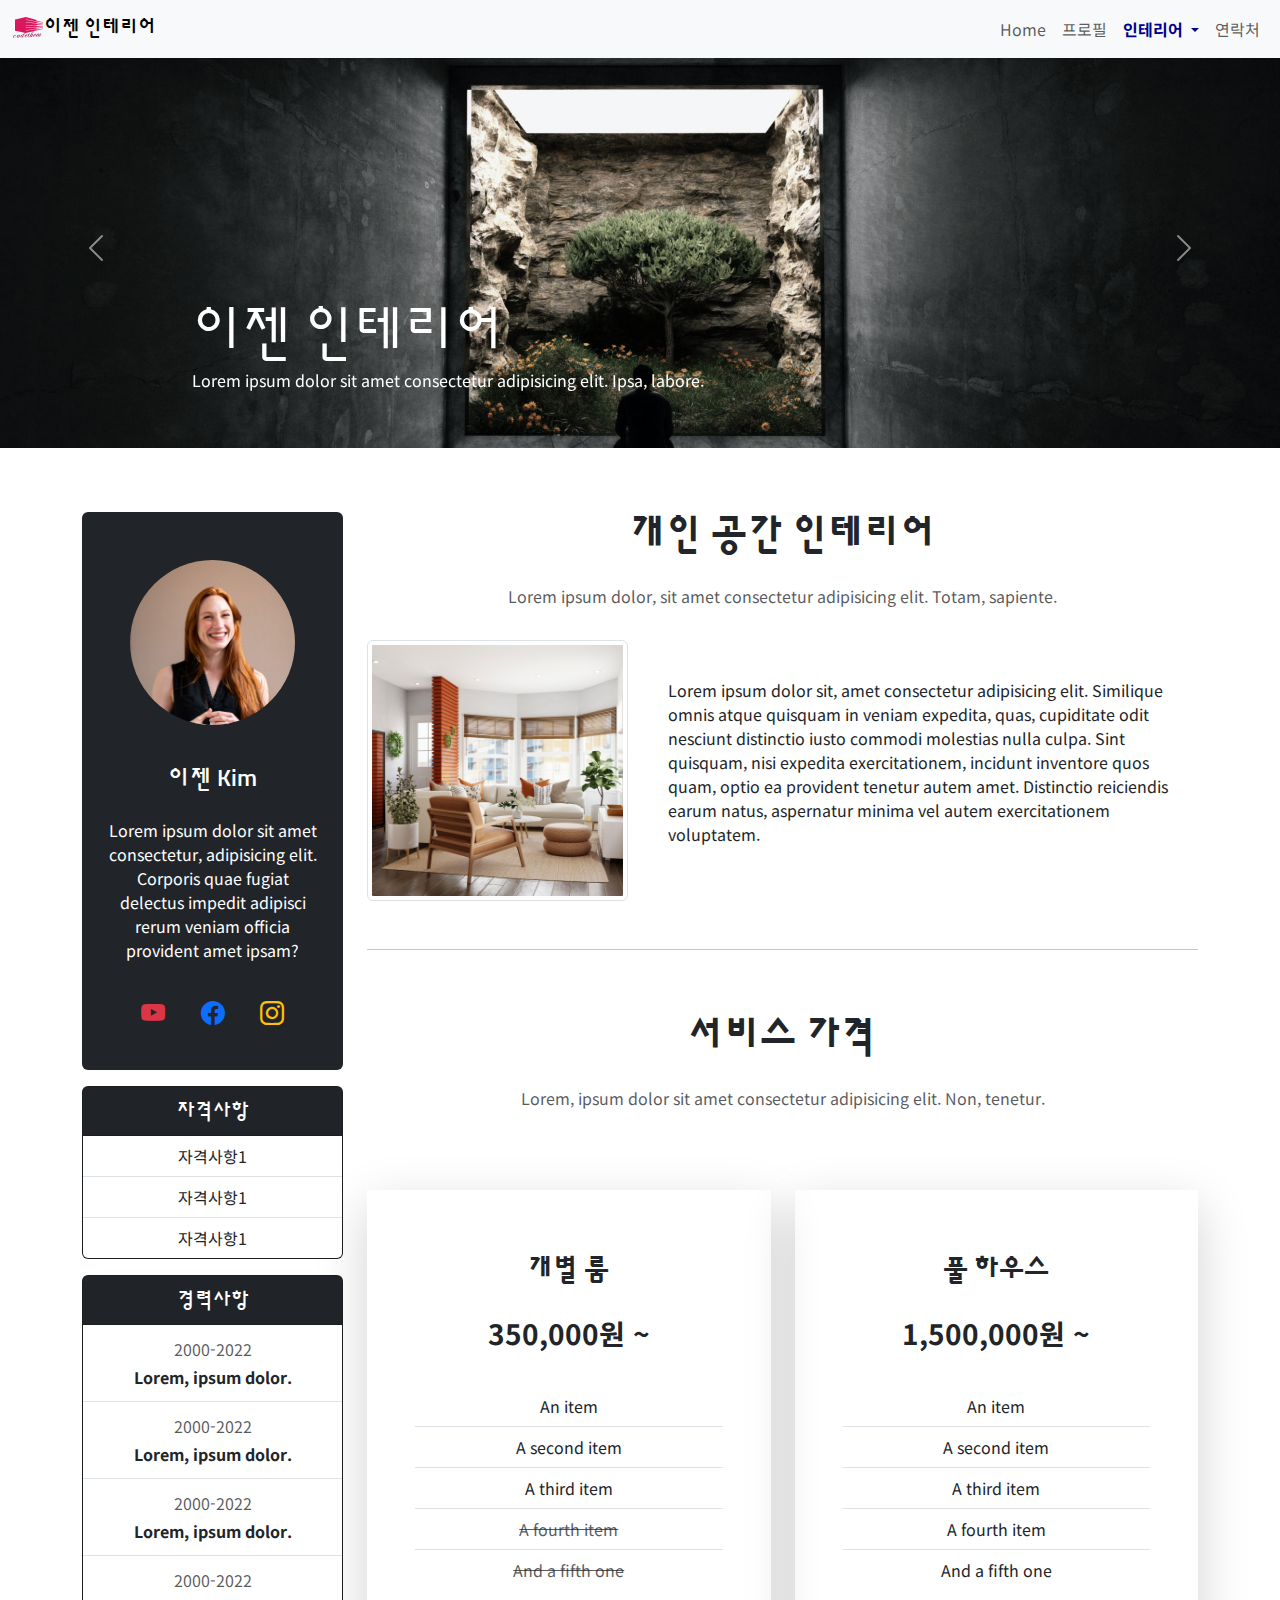
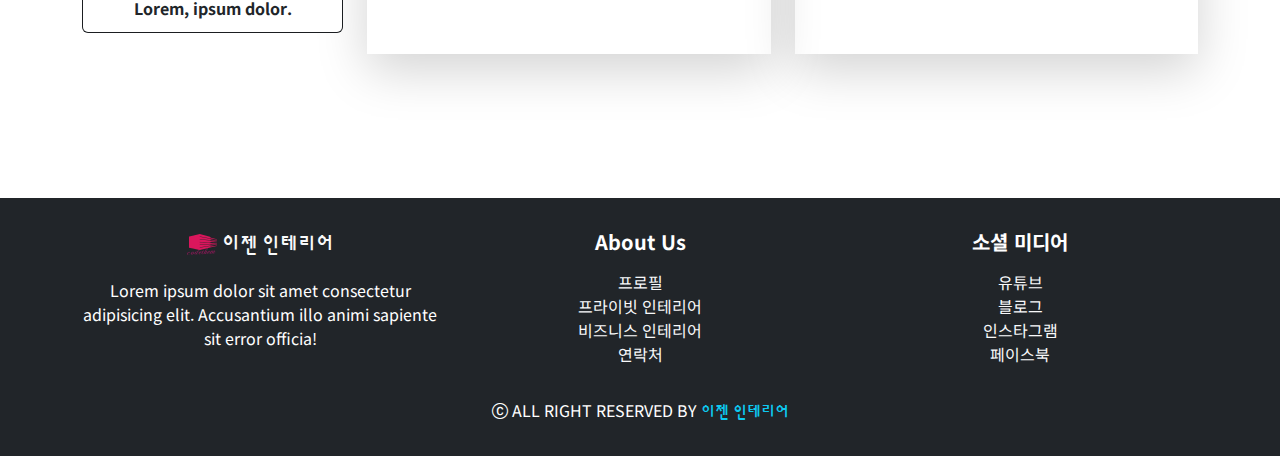
<file: private-interior.html>
<!DOCTYPE html>
<html lang="ko">
<head>
    <meta charset="UTF-8">
    <meta name="viewport" content="width=device-width, initial-scale=1.0">
    <title>이젠 인테리어</title>
    <link rel="stylesheet" href="./css/bootstrap.css">
    <link rel="stylesheet" href="https://cdn.jsdelivr.net/npm/bootstrap-icons@1.10.5/font/bootstrap-icons.css">
    <link rel="stylesheet" href="./css/style.css">
</head>
<body>
    <!-- 내비게이션 영역 시작 -->
    <nav class="navbar navbar-expand-md bg-light fixed-top">
        <div class="container-fluid">
          <a class="logo-font navbar-brand" href="index.html"><img src="./images/logo.png" alt="로고">이젠 인테리어</a>
          <button class="navbar-toggler" type="button" data-bs-toggle="collapse" data-bs-target="#menubar" aria-controls="menubar" aria-expanded="false" aria-label="Toggle navigation">
            <span class="navbar-toggler-icon"></span>
          </button>
          <div class="collapse navbar-collapse" id="menubar">
            <ul class="navbar-nav ms-auto mb-2 mb-md-0">
              <li class="nav-item">
                <a class="nav-link" aria-current="page" href="index.html">Home</a>
              </li>
              <li class="nav-item">
                <a class="nav-link" href="profile.html">프로필</a>
              </li>
              <li class="nav-item dropdown">
                <a class="nav-link dropdown-toggle active" href="#" role="button" data-bs-toggle="dropdown" aria-expanded="false">
                  인테리어
                </a>
                <ul class="dropdown-menu">
                  <li><a class="dropdown-item active" href="private-interior.html">개인 공간</a></li>
                  <li><a class="dropdown-item" href="business-interior.html">비즈니스 공간</a></li>
                </ul>
              </li>
              <li class="nav-item">
                <a class="nav-link" href="contact.html">연락처</a>
              </li>
            </ul>
          </div>
        </div>
      </nav>
    <!-- 내비게이션 영역 끝 -->
    <!-- 헤더 영역 시작 -->
    <div id="headerCarousel" class="mt-5 carousel slide carousel-fade">
        <div class="carousel-inner">
          <div class="carousel-item active">
            <img src="./images/header1.jpg" class="d-block w-100" alt="인테리어 사진">
            <div class="carousel-caption text-md-start">
                <h1 class="display-4 mb-0">이젠 인테리어</h1>
                <p class="d-none d-sm-block">Lorem ipsum dolor sit amet consectetur adipisicing elit. Ipsa, labore.</p>
            </div>
          </div>
          <div class="carousel-item">
            <img src="./images/header2.jpg" class="d-block w-100" alt="인테리어 사진">
            <div class="carousel-caption text-md-start">
                <h1 class="display-4 mb-0">이젠 인테리어</h1>
                <p class="d-none d-sm-block">Lorem ipsum dolor sit amet consectetur adipisicing elit. Ipsa, labore.</p>
            </div>
          </div>
          <div class="carousel-item">
            <img src="./images/header3.jpg" class="d-block w-100" alt="인테리어 사진">
            <div class="carousel-caption text-md-start">
                <h1 class="display-4 mb-0">이젠 인테리어</h1>
                <p class="d-none d-sm-block">Lorem ipsum dolor sit amet consectetur adipisicing elit. Ipsa, labore.</p>
            </div>
          </div>
          <div class="carousel-item">
            <img src="./images/header4.jpg" class="d-block w-100" alt="인테리어 사진">
            <div class="carousel-caption text-md-start">
                <h1 class="display-4 mb-0">이젠 인테리어</h1>
                <p class="d-none d-sm-block">Lorem ipsum dolor sit amet consectetur adipisicing elit. Ipsa, labore.</p>
            </div>
          </div>
          <div class="carousel-item">
            <img src="./images/header5.jpg" class="d-block w-100" alt="인테리어 사진">
            <div class="carousel-caption text-md-start">
                <h1 class="display-4 mb-0">이젠 인테리어</h1>
                <p class="d-none d-sm-block">Lorem ipsum dolor sit amet consectetur adipisicing elit. Ipsa, labore.</p>
            </div>
          </div>
        </div>
        <button class="carousel-control-prev" type="button" data-bs-target="#headerCarousel" data-bs-slide="prev">
          <span class="carousel-control-prev-icon" aria-hidden="true"></span>
          <span class="visually-hidden">Previous</span>
        </button>
        <button class="carousel-control-next" type="button" data-bs-target="#headerCarousel" data-bs-slide="next">
          <span class="carousel-control-next-icon" aria-hidden="true"></span>
          <span class="visually-hidden">Next</span>
        </button>
      </div>
    <!-- 헤더 영역 끝 -->
   <!-- 메인 섹션 시작 -->
    <main class="container my-5">
        <div class="row">
            <!-- 프로필 바 섹션 -->
            <section class="col-md-5 col-lg-3 order-2 order-md-2">
                <div class="bg-dark text-white text-center my-3 p-4 rounded">
                    <img src="images/main-profile.jpg" alt="프로필 사진" class="img-fluid rounded-circle p-4">
                    <h2 class="fs-4 py-3">이젠 Kim</h2>
                    <p>Lorem ipsum dolor sit amet consectetur, adipisicing elit. Corporis quae fugiat delectus impedit
                        adipisci rerum veniam officia provident amet ipsam?</p>
                    <div class="d-flex justify-content-evenly fs-4 py-3">
                        <a href="https://www.youtube.com" target="_blank"
                            class="link-danger" aria-label="유튜브"><i class="bi bi-youtube"></i></a>
                        <a href="#" aria-label="페이스북"><i class="bi bi-facebook"></i></a>
                        <a href="#" class="link-warning" aria-label="인스타그램"><i class="bi bi-instagram"></i></a>
                    </div>
                </div>
                <!-- 자격사항 리스트 -->
                <div class="card bg-dark text-white text-center">
                    <div class="card-header">
                      <h3 class="fs-5 m-1">자격사항</h3>
                    </div>
                    <ul class="list-group list-group-flush">
                        <li class="list-group-item">자격사항1</li>
                        <li class="list-group-item">자격사항1</li>
                        <li class="list-group-item">자격사항1</li>
                    </ul>
                </div>
                <!-- 경력사항 리스트 -->
                <div class="card mt-3 bg-dark text-white text-center">
                    <div class="card-header">
                        <h3 class="fs-5 m-1">경력사항</h3>
                    </div>
                    <ul class="list-group list-group-flush">
                        <li class="list-group-item">
                            <p class="text-muted m-1">2000-2022</p>
                            <p class="m-1 fw-bold">Lorem, ipsum dolor.</p>
                        </li>
                        <li class="list-group-item">
                            <p class="text-muted m-1">2000-2022</p>
                            <p class="m-1 fw-bold">Lorem, ipsum dolor.</p>
                        </li>
                        <li class="list-group-item">
                            <p class="text-muted m-1">2000-2022</p>
                            <p class="m-1 fw-bold">Lorem, ipsum dolor.</p>
                        </li>
                        <li class="list-group-item">
                            <p class="text-muted m-1">2000-2022</p>
                            <p class="m-1 fw-bold">Lorem, ipsum dolor.</p>
                        </li>
                    </ul>
                </div>
            </section>
            <!-- 프로필 바 섹션 끝 -->
            <!-- 프라이빗 인테리어 섹션 시작-->
            <section class="col-md-7 col-lg-9 order-1 order-md-2">
                <!-- 프라이빗 인테리어 소개 섹션 시작 -->
                <section class="py-3 text-center">
                  <h2 class="fs-1 fw-bold pb-3">개인 공간 인테리어</h2>
                  <p class="text-muted">Lorem ipsum dolor, sit amet consectetur adipisicing elit. Totam, sapiente.</p>
                  <div class="row align-items-center">
                    <div class="col-lg-6 col-xl-4 py-3">
                      <img src="./images/private.jpg" alt="개인 공간 인테리어" class="img-thumbnail img-fluid">
                    </div>
                    <div class="col-lg-6 col-xl-8 py-3">
                      <p class="ms-lg-3 text-lg-start">Lorem ipsum dolor sit, amet consectetur adipisicing elit. Similique omnis atque quisquam in veniam expedita, quas, cupiditate odit nesciunt distinctio iusto commodi molestias nulla culpa. Sint quisquam, nisi expedita exercitationem, incidunt inventore quos quam, optio ea provident tenetur autem amet. Distinctio reiciendis earum natus, aspernatur minima vel autem exercitationem voluptatem.</p>
                    </div>
                  </div>
                </section>
                <!-- 프라이빗 인테리어 소개 섹션 끝 -->
                <hr>
                <!-- 프라이빗 인테리어 가격 섹션 시작 -->
                <section class="text-center">
                  <div class="pt-5 pb-3">
                    <h2 class="fs-1 fw-bold pb-3">서비스 가격</h2>
                    <p class="text-muted">Lorem, ipsum dolor sit amet consectetur adipisicing elit. Non, tenetur.</p>
                  </div>
                  <div class="row py-5">
                    <div class="col-lg-6 mb-5">
                      <div class="shadow-lg p-5">
                        <h3 class="fw-bold py-3">개별 룸</h3>
                        <p class="fs-3 fw-bold">350,000원 ~ </p>
                        <ul class="list-group list-group-flush py-3">
                          <li class="list-group-item">An item</li>
                          <li class="list-group-item">A second item</li>
                          <li class="list-group-item">A third item</li>
                          <li class="list-group-item text-decoration-line-through text-muted">A fourth item</li>
                          <li class="list-group-item text-decoration-line-through text-muted">And a fifth one</li>
                        </ul>
                      </div>
                    </div>
                    <div class="col-lg-6 mb-5">
                      <div class="shadow-lg p-5">
                        <h3 class="fw-bold py-3">풀 하우스</h3>
                        <p class="fs-3 fw-bold">1,500,000원 ~ </p>
                        <ul class="list-group list-group-flush py-3">
                          <li class="list-group-item">An item</li>
                          <li class="list-group-item">A second item</li>
                          <li class="list-group-item">A third item</li>
                          <li class="list-group-item">A fourth item</li>
                          <li class="list-group-item">And a fifth one</li>
                        </ul>
                      </div>
                    </div>
                  </div>
                </section>
                <!-- 프라이빗 인테리어 가격 섹션 끝 -->
            </section>
            <!-- 프라이빗 인테리어 섹션 끝-->
        </div>
    </main>
   <!-- 메인 섹션 끝 -->
    <!-- 풋터 영역 시작 -->
    <footer class="bg-dark text-white text-center py-3">
        <div class="container">
            <div class="row">
                <div class="col-md-4">
                    <a href="index.html" class="logo-font link-light text-decoration-none fs-5">
                        <img src="images/logo.png" alt="로고" class="my-3">
                        이젠 인테리어
                    </a>
                    <p>Lorem ipsum dolor sit amet consectetur adipisicing elit. Accusantium illo animi sapiente sit
                        error officia!</p>
                </div>
                <div class="col-md-4">
                    <h5 class="fw-bold my-3">About Us</h5>
                    <ul class="list-unstyled">
                        <li><a href="profile.html" class="link-light text-decoration-none">프로필</a></li>
                        <li><a href="private-interior.html" class="link-light text-decoration-none">프라이빗 인테리어</a></li>
                        <li><a href="business-interior.html" class="link-light text-decoration-none">비즈니스 인테리어</a></li>
                        <li><a href="contact.html" class="link-light text-decoration-none">연락처</a></li>
                    </ul>
                </div>
                <div class="col-md-4">
                    <h5 class="fw-bold my-3">소셜 미디어</h5>
                    <ul class="list-unstyled">
                        <li><a href="#" class="link-light text-decoration-none">유튜브</a></li>
                        <li><a href="#" class="link-light text-decoration-none">블로그</a></li>
                        <li><a href="#" class="link-light text-decoration-none">인스타그램</a></li>
                        <li><a href="#" class="link-light text-decoration-none">페이스북</a></li>
                    </ul>
                </div>
            </div>
            <p class="my-3"><i class="bi bi-c-circle"></i> ALL RIGHT RESERVED BY <span class="logo-font text-info">이젠
                인테리어</span></p>
        </div>
    </footer>
    <!-- 풋터 영역 끝 -->
    <script src="./js/bootstrap.bundle.min.js"></script>
</body>
</html>
</file>
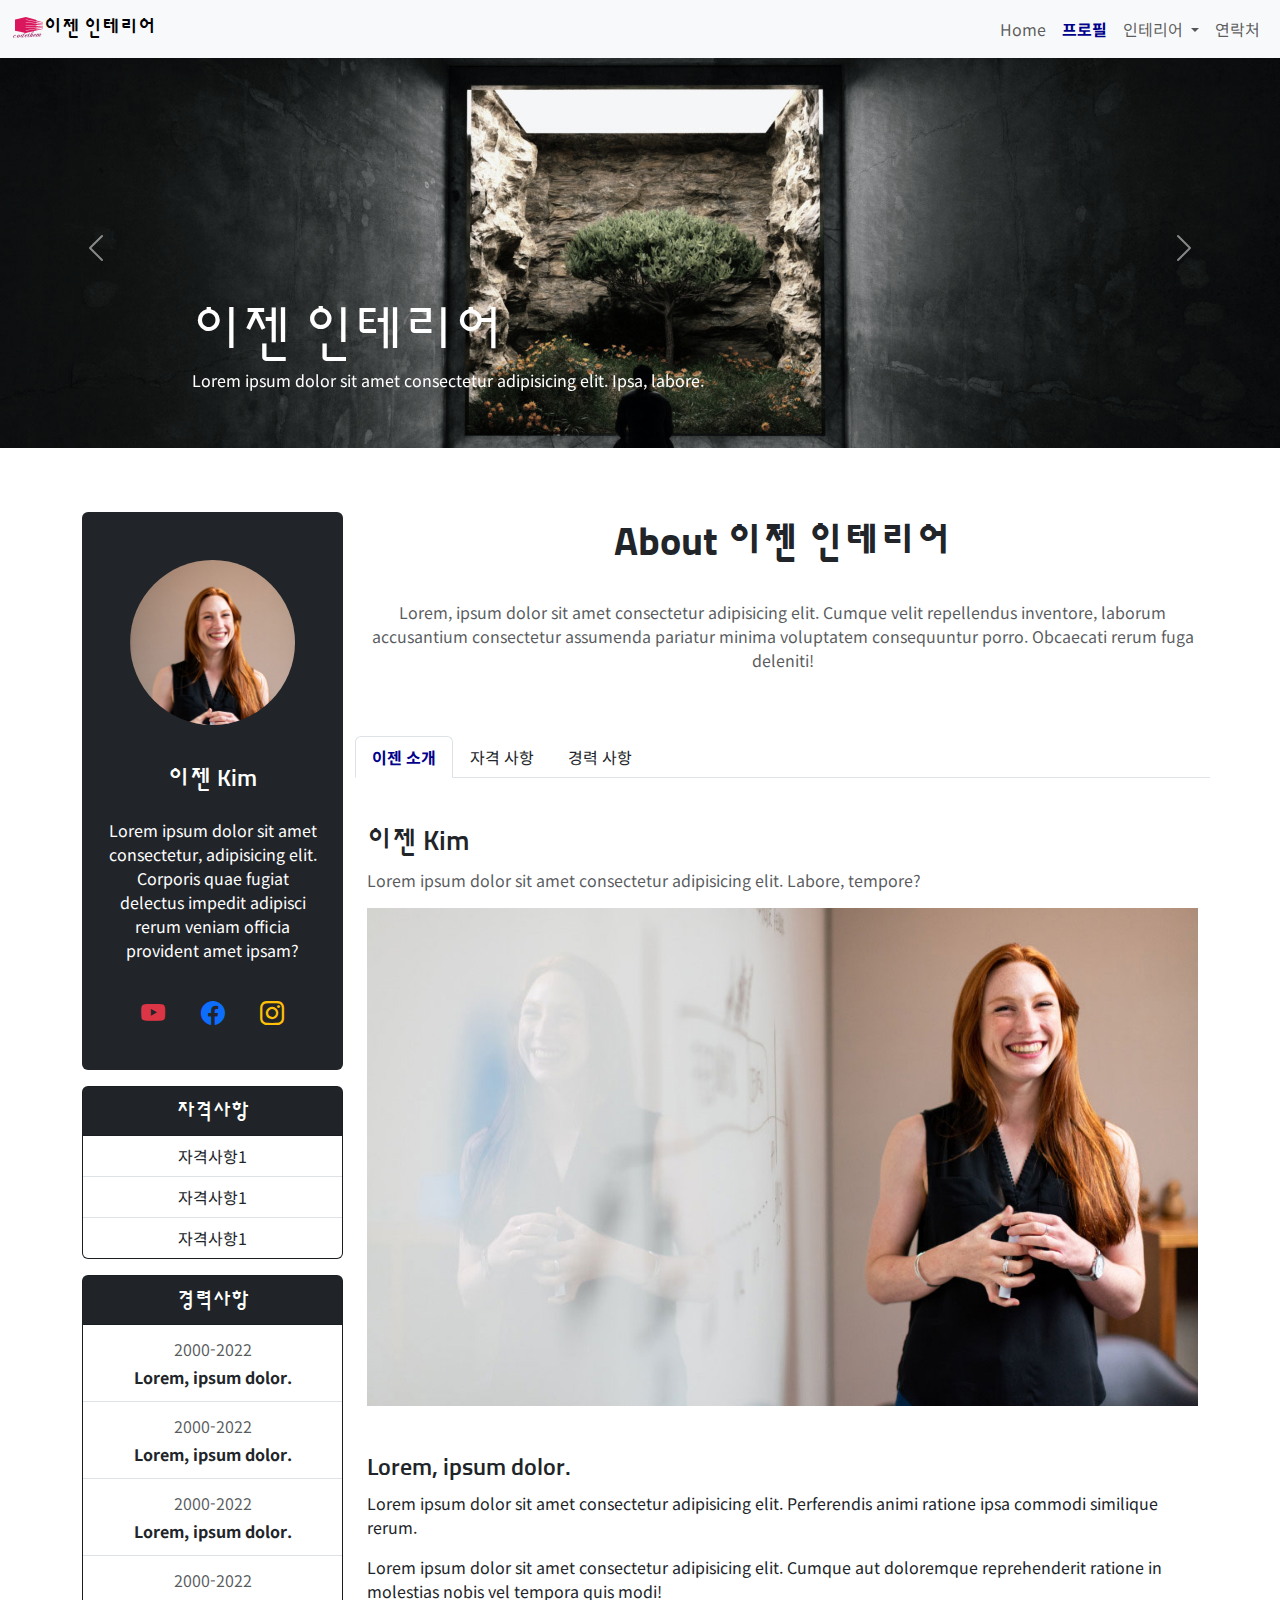
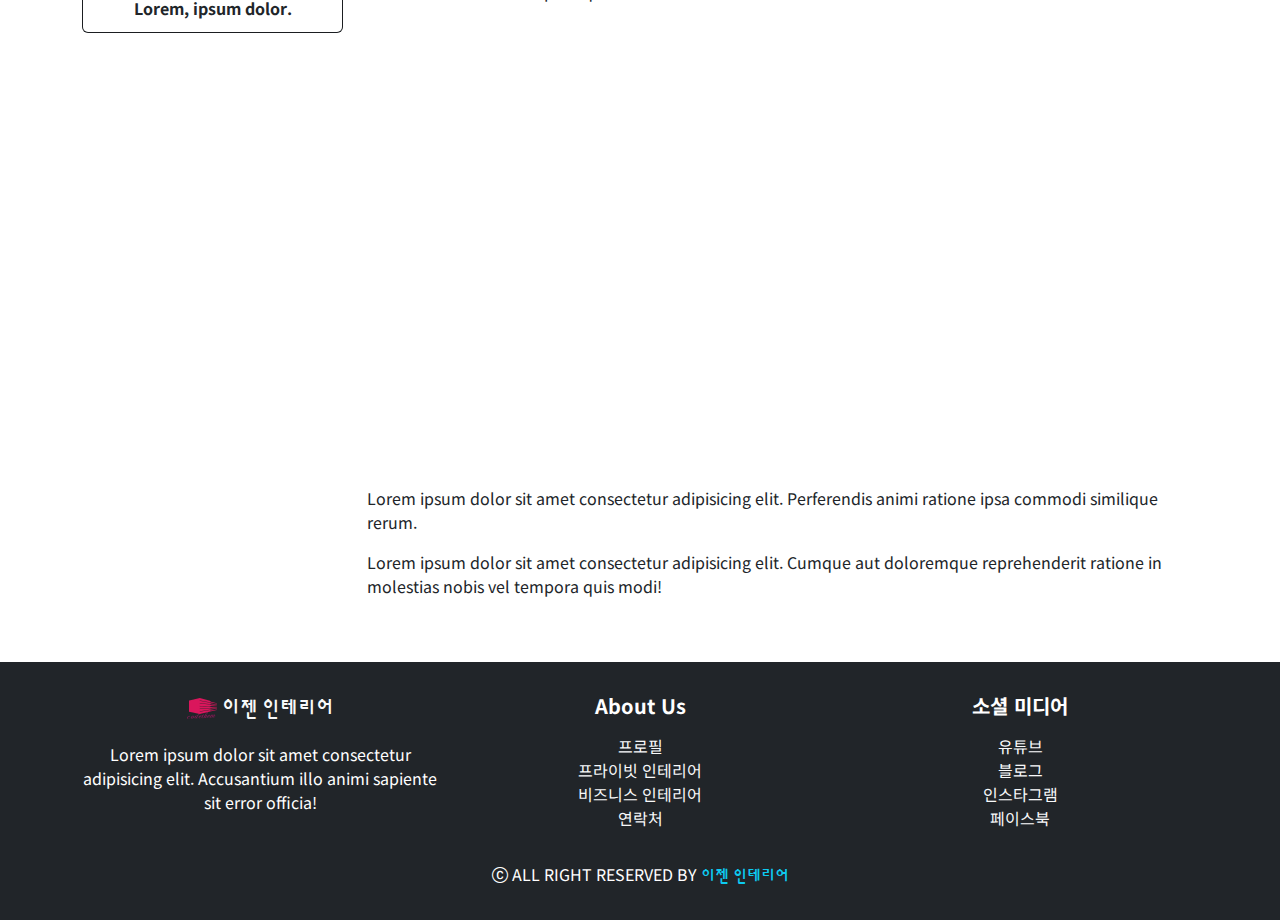
<file: profile.html>
<!DOCTYPE html>
<html lang="ko">
<head>
    <meta charset="UTF-8">
    <meta name="viewport" content="width=device-width, initial-scale=1.0">
    <title>이젠 인테리어</title>
    <link rel="stylesheet" href="./css/bootstrap.css">
    <link rel="stylesheet" href="https://cdn.jsdelivr.net/npm/bootstrap-icons@1.10.5/font/bootstrap-icons.css">
    <link rel="stylesheet" href="./css/style.css">
</head>
<body>
    <!-- 내비게이션 영역 시작 -->
    <nav class="navbar navbar-expand-md bg-light fixed-top">
        <div class="container-fluid">
          <a class="logo-font navbar-brand" href="index.html"><img src="./images/logo.png" alt="로고">이젠 인테리어</a>
          <button class="navbar-toggler" type="button" data-bs-toggle="collapse" data-bs-target="#menubar" aria-controls="menubar" aria-expanded="false" aria-label="Toggle navigation">
            <span class="navbar-toggler-icon"></span>
          </button>
          <div class="collapse navbar-collapse" id="menubar">
            <ul class="navbar-nav ms-auto mb-2 mb-md-0">
              <li class="nav-item">
                <a class="nav-link" aria-current="page" href="index.html">Home</a>
              </li>
              <li class="nav-item">
                <a class="nav-link active" href="profile.html">프로필</a>
              </li>
              <li class="nav-item dropdown">
                <a class="nav-link dropdown-toggle" href="#" role="button" data-bs-toggle="dropdown" aria-expanded="false">
                  인테리어
                </a>
                <ul class="dropdown-menu">
                  <li><a class="dropdown-item" href="private-interior.html">개인 공간</a></li>
                  <li><a class="dropdown-item" href="business-interior.html">비즈니스 공간</a></li>
                </ul>
              </li>
              <li class="nav-item">
                <a class="nav-link" href="contact.html">연락처</a>
              </li>
            </ul>
          </div>
        </div>
      </nav>
    <!-- 내비게이션 영역 끝 -->
    <!-- 헤더 영역 시작 -->
    <div id="headerCarousel" class="mt-5 carousel slide carousel-fade">
        <div class="carousel-inner">
          <div class="carousel-item active">
            <img src="./images/header1.jpg" class="d-block w-100" alt="인테리어 사진">
            <div class="carousel-caption text-md-start">
                <h1 class="display-4 mb-0">이젠 인테리어</h1>
                <p class="d-none d-sm-block">Lorem ipsum dolor sit amet consectetur adipisicing elit. Ipsa, labore.</p>
            </div>
          </div>
          <div class="carousel-item">
            <img src="./images/header2.jpg" class="d-block w-100" alt="인테리어 사진">
            <div class="carousel-caption text-md-start">
                <h1 class="display-4 mb-0">이젠 인테리어</h1>
                <p class="d-none d-sm-block">Lorem ipsum dolor sit amet consectetur adipisicing elit. Ipsa, labore.</p>
            </div>
          </div>
          <div class="carousel-item">
            <img src="./images/header3.jpg" class="d-block w-100" alt="인테리어 사진">
            <div class="carousel-caption text-md-start">
                <h1 class="display-4 mb-0">이젠 인테리어</h1>
                <p class="d-none d-sm-block">Lorem ipsum dolor sit amet consectetur adipisicing elit. Ipsa, labore.</p>
            </div>
          </div>
          <div class="carousel-item">
            <img src="./images/header4.jpg" class="d-block w-100" alt="인테리어 사진">
            <div class="carousel-caption text-md-start">
                <h1 class="display-4 mb-0">이젠 인테리어</h1>
                <p class="d-none d-sm-block">Lorem ipsum dolor sit amet consectetur adipisicing elit. Ipsa, labore.</p>
            </div>
          </div>
          <div class="carousel-item">
            <img src="./images/header5.jpg" class="d-block w-100" alt="인테리어 사진">
            <div class="carousel-caption text-md-start">
                <h1 class="display-4 mb-0">이젠 인테리어</h1>
                <p class="d-none d-sm-block">Lorem ipsum dolor sit amet consectetur adipisicing elit. Ipsa, labore.</p>
            </div>
          </div>
        </div>
        <button class="carousel-control-prev" type="button" data-bs-target="#headerCarousel" data-bs-slide="prev">
          <span class="carousel-control-prev-icon" aria-hidden="true"></span>
          <span class="visually-hidden">Previous</span>
        </button>
        <button class="carousel-control-next" type="button" data-bs-target="#headerCarousel" data-bs-slide="next">
          <span class="carousel-control-next-icon" aria-hidden="true"></span>
          <span class="visually-hidden">Next</span>
        </button>
      </div>
    <!-- 헤더 영역 끝 -->
   <!-- 메인 섹션 시작 -->
    <main class="container my-5">
        <div class="row">
            <!-- 프로필 바 섹션 -->
            <section class="col-md-5 col-lg-3">
                <div class="bg-dark text-white text-center my-3 p-4 rounded">
                    <img src="images/main-profile.jpg" alt="프로필 사진" class="img-fluid rounded-circle p-4">
                    <h2 class="fs-4 py-3">이젠 Kim</h2>
                    <p>Lorem ipsum dolor sit amet consectetur, adipisicing elit. Corporis quae fugiat delectus impedit
                        adipisci rerum veniam officia provident amet ipsam?</p>
                    <div class="d-flex justify-content-evenly fs-4 py-3">
                        <a href="https://www.youtube.com" target="_blank"
                            class="link-danger" aria-label="유튜브"><i class="bi bi-youtube"></i></a>
                        <a href="#" aria-label="페이스북"><i class="bi bi-facebook"></i></a>
                        <a href="#" class="link-warning" aria-label="인스타그램"><i class="bi bi-instagram"></i></a>
                    </div>
                </div>
                <!-- 자격사항 리스트 -->
                <div class="card bg-dark text-white text-center">
                    <div class="card-header">
                      <h3 class="fs-5 m-1">자격사항</h3>
                    </div>
                    <ul class="list-group list-group-flush">
                        <li class="list-group-item">자격사항1</li>
                        <li class="list-group-item">자격사항1</li>
                        <li class="list-group-item">자격사항1</li>
                    </ul>
                </div>
                <!-- 경력사항 리스트 -->
                <div class="card mt-3 bg-dark text-white text-center">
                    <div class="card-header">
                        <h3 class="fs-5 m-1">경력사항</h3>
                    </div>
                    <ul class="list-group list-group-flush">
                        <li class="list-group-item">
                            <p class="text-muted m-1">2000-2022</p>
                            <p class="m-1 fw-bold">Lorem, ipsum dolor.</p>
                        </li>
                        <li class="list-group-item">
                            <p class="text-muted m-1">2000-2022</p>
                            <p class="m-1 fw-bold">Lorem, ipsum dolor.</p>
                        </li>
                        <li class="list-group-item">
                            <p class="text-muted m-1">2000-2022</p>
                            <p class="m-1 fw-bold">Lorem, ipsum dolor.</p>
                        </li>
                        <li class="list-group-item">
                            <p class="text-muted m-1">2000-2022</p>
                            <p class="m-1 fw-bold">Lorem, ipsum dolor.</p>
                        </li>
                    </ul>
                </div>
            </section>
            <!-- 프로필 바 섹션 끝 -->
            <!-- 포트폴리오 섹션 시작-->
            <section class="col-md-7 col-lg-9">
                <div class="row">
                  <div class="text-center pb-5">
                    <h2 class="fs-1 fw-bold py-4">About 이젠 인테리어</h2>
                    <p class="text-muted">Lorem, ipsum dolor sit amet consectetur adipisicing elit. Cumque velit repellendus inventore, laborum accusantium consectetur assumenda pariatur minima voluptatem consequuntur porro. Obcaecati rerum fuga deleniti!</p>
                  </div>
                  <!-- 탭 -->
                  <div class="nav nav-tabs" role="tablist">
                    <button class="nav-link active link-dark" id="aboutme-tab" data-bs-toggle="tab" data-bs-target="#aboutme" type="button" role="tab" aria-controls="aboutme" aria-selected="true">이젠 소개</button>
                    <button class="nav-link link-dark" id="certificate-tab" data-bs-toggle="tab" data-bs-target="#certificate" type="button" role="tab" aria-controls="certificate" aria-selected="false">자격 사항</button>
                    <button class="nav-link link-dark" id="experiences-tab" data-bs-toggle="tab" data-bs-target="#experiences" type="button" role="tab" aria-controls="experiences" aria-selected="false">경력 사항</button>
                  </div>
                  <div class="tab-content">
                    <div class="tab-pane fade show active" id="aboutme" role="tabpanel" aria-labelledby="aboutme-tab" tabindex="0">
                      <h3 class="mt-5">이젠 Kim</h3>
                      <p class="text-muted">Lorem ipsum dolor sit amet consectetur adipisicing elit. Labore, tempore?
                      </p>
                      <img src="images/profile-tab1.jpg" alt="탭 사진" class="img-fluid">
                      <h4 class="mt-5">Lorem, ipsum dolor.</h4>
                      <p>Lorem ipsum dolor sit amet consectetur adipisicing elit. Perferendis animi ratione ipsa
                          commodi similique rerum.</p>
                      <p>Lorem ipsum dolor sit amet consectetur adipisicing elit. Cumque aut doloremque reprehenderit
                          ratione in molestias nobis vel tempora quis modi!</p>
                      <div class="ratio ratio-16x9">
                        <iframe src="https://www.youtube.com/embed/-I9Q_lJnEs4?si=hxhhGOzR4KF47LxB" title="YouTube video player" frameborder="0" allow="accelerometer; autoplay; clipboard-write; encrypted-media; gyroscope; picture-in-picture; web-share" allowfullscreen></iframe>
                      </div>
                      <p>Lorem ipsum dolor sit amet consectetur adipisicing elit. Perferendis animi ratione ipsa
                        commodi similique rerum.</p>
                      <p>Lorem ipsum dolor sit amet consectetur adipisicing elit. Cumque aut doloremque reprehenderit
                            ratione in molestias nobis vel tempora quis modi!
                      </p>
                    </div>
                    <div class="tab-pane fade" id="certificate" role="tabpanel" aria-labelledby="certificate-tab" tabindex="0">
                      <div class="m-5">
                        <div class="d-flex align-items-center py-3">
                          <img src="./images/certificate1.jpg" alt="자격사항" class="rounded-5">
                          <div class="ms-3">
                            <h3 class="fw-bold">어워드 1</h3>
                            <p class="text-muted">Lorem ipsum, dolor sit amet</p>
                          </div>
                        </div>
                        <p>Lorem, ipsum dolor sit amet consectetur adipisicing elit. Aperiam doloribus vero dolore, illum minus expedita quae quibusdam sed perspiciatis. Repellat culpa sint, optio soluta accusamus consequatur minus hic iusto praesentium.</p>
                      </div>
                      <div class="m-5">
                        <div class="d-flex align-items-center py-3">
                            <img src="images/certificate2.jpg" alt="자격사항" class="rounded-5">
                            <div class="ms-3">
                                <h3 class="fw-bold">어워드 2</h3>
                                <p class="text-muted">Lorem ipsum dolor sit amet.</p>
                            </div>
                        </div>
                        <p>Lorem ipsum, dolor sit amet consectetur adipisicing elit. Expedita praesentium vitae
                            rerum qui aliquam optio adipisci quo, dignissimos molestiae, commodi, assumenda quidem.
                            Natus, error officiis?</p>
                    </div>
                    <div class="m-5">
                        <div class="d-flex align-items-center py-3">
                            <img src="images/certificate3.jpg" alt="자격사항" class="rounded-5">
                            <div class="ms-3">
                                <h3 class="fw-bold">자격증 1</h3>
                                <p class="text-muted">Lorem ipsum dolor sit amet.</p>
                            </div>
                        </div>
                        <p>Lorem ipsum, dolor sit amet consectetur adipisicing elit. Expedita praesentium vitae
                            rerum qui aliquam optio adipisci quo, dignissimos molestiae, commodi, assumenda quidem.
                            Natus, error officiis?</p>
                    </div>
                    <div class="m-5">
                        <div class="d-flex align-items-center py-3">
                            <img src="images/certificate4.jpg" alt="자격사항" class="rounded-5">
                            <div class="ms-3">
                                <h3 class="fw-bold">자격증 2</h3>
                                <p class="text-muted">Lorem ipsum dolor sit amet.</p>
                            </div>
                        </div>
                        <p>Lorem ipsum, dolor sit amet consectetur adipisicing elit. Expedita praesentium vitae
                            rerum qui aliquam optio adipisci quo, dignissimos molestiae, commodi, assumenda quidem.
                            Natus, error officiis?</p>
                    </div>
                    </div>
                    <div class="tab-pane fade" id="experiences" role="tabpanel" aria-labelledby="experiences-tab" tabindex="0">
                      <div class="m-5 border-bottom">
                        <h3>이젠 인테리어</h3>
                        <p class="text-muted">2010 ~ 2022</p>
                        <p>Lorem ipsum dolor sit amet, consectetur adipisicing elit. Iure nesciunt, labore itaque voluptates qui ex, corporis error, vitae doloribus laudantium minima! Quibusdam officiis sit doloremque.</p>
                      </div>
                      <div class="m-5 border-bottom">
                        <h3>인테리어 X</h3>
                        <p class="text-muted">2010 ~ 2022</p>
                        <p>Lorem ipsum dolor sit amet, consectetur adipisicing elit. Iure nesciunt, labore itaque voluptates qui ex, corporis error, vitae doloribus laudantium minima! Quibusdam officiis sit doloremque.</p>
                      </div>
                      <div class="m-5 border-bottom">
                        <h3>인테리어 A</h3>
                        <p class="text-muted">2010 ~ 2022</p>
                        <p>Lorem ipsum dolor sit amet, consectetur adipisicing elit. Iure nesciunt, labore itaque voluptates qui ex, corporis error, vitae doloribus laudantium minima! Quibusdam officiis sit doloremque.</p>
                      </div>
                    </div>
                  </div>
                </div>
            </section>
            <!-- 포트폴리오 섹션 끝-->
        </div>
    </main>
   <!-- 메인 섹션 끝 -->
    <!-- 풋터 영역 시작 -->
    <footer class="bg-dark text-white text-center py-3">
        <div class="container">
            <div class="row">
                <div class="col-md-4">
                    <a href="index.html" class="logo-font link-light text-decoration-none fs-5">
                        <img src="images/logo.png" alt="로고" class="my-3">
                        이젠 인테리어
                    </a>
                    <p>Lorem ipsum dolor sit amet consectetur adipisicing elit. Accusantium illo animi sapiente sit
                        error officia!</p>
                </div>
                <div class="col-md-4">
                    <h5 class="fw-bold my-3">About Us</h5>
                    <ul class="list-unstyled">
                        <li><a href="profile.html" class="link-light text-decoration-none">프로필</a></li>
                        <li><a href="private-interior.html" class="link-light text-decoration-none">프라이빗 인테리어</a></li>
                        <li><a href="business-interior.html" class="link-light text-decoration-none">비즈니스 인테리어</a></li>
                        <li><a href="contact.html" class="link-light text-decoration-none">연락처</a></li>
                    </ul>
                </div>
                <div class="col-md-4">
                    <h5 class="fw-bold my-3">소셜 미디어</h5>
                    <ul class="list-unstyled">
                        <li><a href="#" class="link-light text-decoration-none">유튜브</a></li>
                        <li><a href="#" class="link-light text-decoration-none">블로그</a></li>
                        <li><a href="#" class="link-light text-decoration-none">인스타그램</a></li>
                        <li><a href="#" class="link-light text-decoration-none">페이스북</a></li>
                    </ul>
                </div>
            </div>
            <p class="my-3"><i class="bi bi-c-circle"></i> ALL RIGHT RESERVED BY <span class="logo-font text-info">이젠
                인테리어</span></p>
        </div>
    </footer>
    <!-- 풋터 영역 끝 -->
    <script src="./js/bootstrap.bundle.min.js"></script>
</body>
</html>
</file>
<file: css/style.css>
@import url('https://fonts.googleapis.com/css2?family=Noto+Sans+KR:wght@400;700&family=Sunflower:wght@500;700&display=swap');


body {
    font-family: 'Noto Sans KR', sans-serif;
}

h1, h2, h3, h4, .logo-font {
    font-family: 'Sunflower', sans-serif;
}

/* 내비게이션 영역 */
.nav-link.active,
.nav-link:hover {
    color :  darkblue !important;
    font-weight: bold;
}

/* 헤더 영역 */
#headerCarousel img {
    filter : grayscale(50%)
}

#headerCarousel:hover img {
    filter: grayscale(0%);
}


/* 포트폴리오섹션 */
.card-img-top {
    transition: transform .7s;
}

.card-img-top:hover {
    transform: scale(1.1);
}

.banner {
    background-image: url(../images/card-banner.jpg);
    background-attachment: fixed;
    background-size: cover;
}

/* 커넥트 섹션 */
.contact-bg {
    background-image: linear-gradient(rgba(0,0,0,.5), rgba(0,0,0,2)), url(../images/contact-bg.jpg);
    background-attachment: fixed;
    background-size:cover;
    background-position: center;
}
</file>
